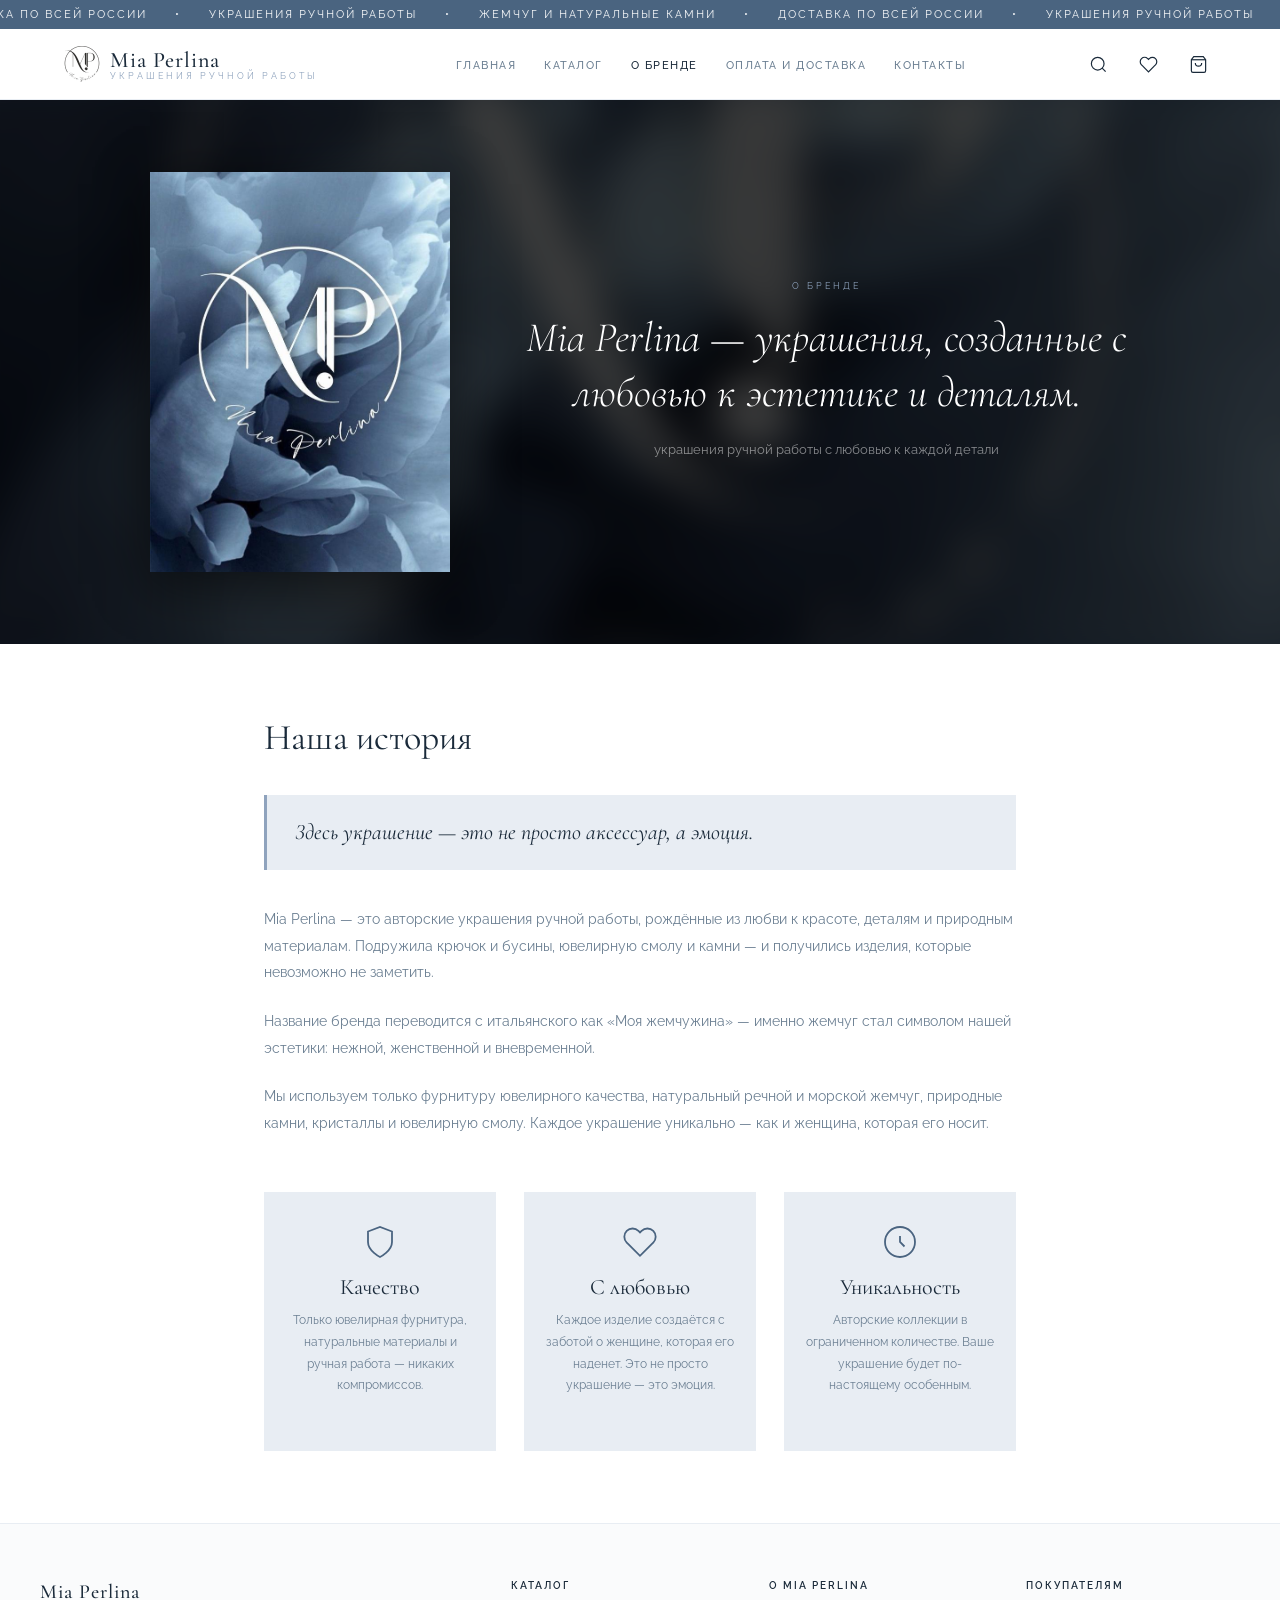
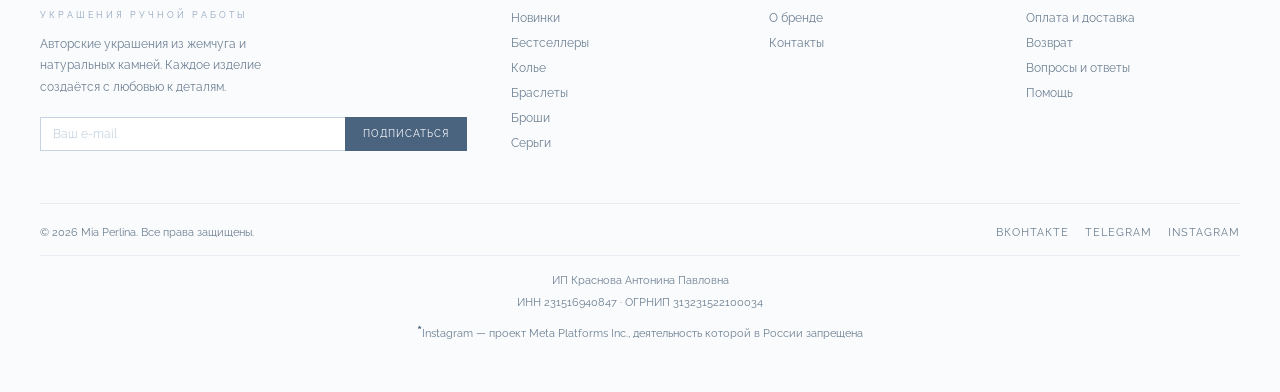
<file: about.html>
<!DOCTYPE html>
<html lang="ru">
<head>
<meta charset="UTF-8"><meta name="viewport" content="width=device-width, initial-scale=1.0">
<title>О бренде — Mia Perlina</title>
<link rel="preconnect" href="https://fonts.googleapis.com">
<link href="https://fonts.googleapis.com/css2?family=Cormorant+Garamond:ital,wght@0,300;0,400;0,500;1,300;1,400&family=Raleway:wght@300;400;500;600&display=swap" rel="stylesheet">
<link rel="stylesheet" href="css/style.css">
<style>
.brand-hero{position:relative;overflow:hidden;background:#0e1824}
.brand-hero-bg{position:absolute;inset:0;background:url('[data-uri]') center/cover no-repeat;filter:blur(20px) brightness(0.25);transform:scale(1.08);z-index:0}
.brand-hero-inner{position:relative;z-index:1;max-width:1100px;margin:0 auto;padding:72px 60px;display:grid;grid-template-columns:300px 1fr;gap:72px;align-items:center}
.brand-hero-img img{width:100%;aspect-ratio:3/4;object-fit:cover;display:block;box-shadow:0 12px 48px rgba(0,0,0,0.5)}
.brand-hero-text{text-align:center}
.brand-hero-tag{font-size:9px;letter-spacing:3px;text-transform:uppercase;color:#8fa3bd;margin-bottom:20px}
.brand-hero-title{font-family:'Cormorant Garamond',serif;font-size:42px;font-weight:300;color:#fff;line-height:1.3;margin-bottom:18px;font-style:italic}
.brand-hero-sub{font-size:13px;line-height:1.9;color:rgba(255,255,255,0.5)}
.about-content{max-width:800px;margin:0 auto;padding:72px 24px}
.about-content h2{font-family:'Cormorant Garamond',serif;font-size:36px;font-weight:400;color:var(--navy);margin-bottom:20px}
.about-content p{font-size:14px;line-height:1.9;color:var(--muted);margin-bottom:22px}
.quote-block{border-left:3px solid var(--ch);padding:20px 28px;margin:36px 0;background:var(--ch-pale)}
.quote-block p{font-family:'Cormorant Garamond',serif;font-size:22px;font-weight:400;font-style:italic;color:var(--navy);line-height:1.6;margin:0}
.values{display:grid;grid-template-columns:repeat(3,1fr);gap:28px;margin-top:56px}
.val{text-align:center;padding:32px 20px;background:var(--ch-pale)}
.val svg{margin:0 auto 14px;display:block;color:var(--ch-dark)}
.val h3{font-family:'Cormorant Garamond',serif;font-size:22px;font-weight:400;color:var(--navy);margin-bottom:10px}
.val p{font-size:12px;line-height:1.8;color:var(--muted)}
.socials-section{text-align:center;padding:56px 24px;background:var(--navy)}
.socials-section h3{font-family:'Cormorant Garamond',serif;font-size:28px;font-weight:300;color:#fff;margin-bottom:8px;font-style:italic}
.socials-section p{font-size:12px;letter-spacing:2px;text-transform:uppercase;color:var(--ch-light);margin-bottom:32px}
.soc-btns{display:flex;gap:16px;justify-content:center;flex-wrap:wrap}
.soc-btn{display:inline-flex;align-items:center;gap:10px;padding:13px 32px;border:1px solid rgba(255,255,255,0.35);color:#fff;font-size:11px;letter-spacing:2px;text-transform:uppercase;text-decoration:none;transition:all .3s;font-family:'Raleway',sans-serif}
.soc-btn:hover{background:rgba(255,255,255,0.1)}
@media(max-width:768px){
  .brand-hero-bg{display:block !important}
  .brand-hero-inner{grid-template-columns:1fr;padding:24px 20px 0;gap:0;background:transparent}
  .brand-hero-img{text-align:center}
  .brand-hero-img img{width:84%;margin:0 auto;display:block;aspect-ratio:3/4;max-height:none;box-shadow:0 6px 24px rgba(0,0,0,0.4)}
  .brand-hero-text{padding:28px 20px 36px}
  .brand-hero-title{font-size:22px;line-height:1.4}
  .brand-hero-sub{font-size:12px}
  .about-content{padding:40px 20px}
  .values{grid-template-columns:1fr}
}
</style>
</head>
<body>

<div class="ticker"><div class="tick-wrap" id="tickWrap">
  <span class="tick-item">Доставка по всей России</span><span class="tick-sep">•</span>
  <span class="tick-item">Украшения ручной работы</span><span class="tick-sep">•</span>
  <span class="tick-item">Жемчуг и натуральные камни</span><span class="tick-sep">•</span>
  <span class="tick-item">Доставка по всей России</span><span class="tick-sep">•</span>
  <span class="tick-item">Украшения ручной работы</span><span class="tick-sep">•</span>
  <span class="tick-item">Жемчуг и натуральные камни</span><span class="tick-sep">•</span>
</div></div>

<header style="position:sticky;top:0;z-index:100;background:#fff;border-bottom:1px solid var(--ch-pale)">
  <div class="hdr">
    <a href="index.html" class="logo-wrap" style="text-decoration:none">
      <img src="[data-uri]" alt="Mia Perlina" class="logo-img">
      <div><div class="logo-txt">Mia Perlina</div><div class="logo-sub">украшения ручной работы</div></div>
    </a>
    <nav>
      <a href="index.html">Главная</a>
      <a href="catalog.html">Каталог</a>
      <a href="about.html" class="on">О бренде</a>
      <a href="delivery.html">Оплата и доставка</a>
      <a href="contact.html">Контакты</a>
    </nav>
    <div class="hdr-icons">
      <div class="ico"><svg width="19" height="19" fill="none" stroke="currentColor" stroke-width="1.5" viewBox="0 0 24 24"><circle cx="11" cy="11" r="8"/><path d="m21 21-4.35-4.35"/></svg></div>
      <div class="ico"><svg width="19" height="19" fill="none" stroke="currentColor" stroke-width="1.5" viewBox="0 0 24 24"><path d="M20.84 4.61a5.5 5.5 0 0 0-7.78 0L12 5.67l-1.06-1.06a5.5 5.5 0 0 0-7.78 7.78l1.06 1.06L12 21.23l7.78-7.78 1.06-1.06a5.5 5.5 0 0 0 0-7.78z"/></svg></div>
      <a href="cart.html" class="ico" style="position:relative"><svg width="19" height="19" fill="none" stroke="currentColor" stroke-width="1.5" viewBox="0 0 24 24"><path d="M6 2L3 6v14a2 2 0 0 0 2 2h14a2 2 0 0 0 2-2V6l-3-4z"/><line x1="3" y1="6" x2="21" y2="6"/><path d="M16 10a4 4 0 0 1-8 0"/></svg><div class="badge" style="display:none">0</div></a>
      <button class="burger" id="burger" onclick="toggleMenu()" aria-label="Меню"><span></span><span></span><span></span></button>
    </div>
  </div>
  <div class="mobile-menu" id="mobileMenu">
    <a href="index.html">Главная</a>
    <a href="catalog.html">Каталог</a>
    <a href="about.html" class="on">О бренде</a>
    <a href="delivery.html">Оплата и доставка</a>
    <a href="contact.html">Контакты</a>
  </div>
</header>

<div class="brand-hero">
  <div class="brand-hero-bg"></div>
  <div class="brand-hero-inner">
    <div class="brand-hero-img">
      <img src="[data-uri]" alt="Mia Perlina">
    </div>
    <div class="brand-hero-text">
      <div class="brand-hero-tag">О бренде</div>
      <div class="brand-hero-title">Mia Perlina — украшения, созданные с любовью к эстетике и деталям.</div>
      <div class="brand-hero-sub">украшения ручной работы с любовью к каждой детали</div>
    </div>
  </div>
</div>

<div class="about-content">
  <h2>Наша история</h2>
  <div class="quote-block"><p>Здесь украшение — это не просто аксессуар, а эмоция.</p></div>
  <p>Mia Perlina — это авторские украшения ручной работы, рождённые из любви к красоте, деталям и природным материалам. Подружила крючок и бусины, ювелирную смолу и камни — и получились изделия, которые невозможно не заметить.</p>
  <p>Название бренда переводится с итальянского как «Моя жемчужина» — именно жемчуг стал символом нашей эстетики: нежной, женственной и вневременной.</p>
  <p>Мы используем только фурнитуру ювелирного качества, натуральный речной и морской жемчуг, природные камни, кристаллы и ювелирную смолу. Каждое украшение уникально — как и женщина, которая его носит.</p>
  <div class="values">
    <div class="val">
      <svg width="36" height="36" fill="none" stroke="currentColor" stroke-width="1.2" viewBox="0 0 24 24"><path d="M12 22s8-4 8-10V5l-8-3-8 3v7c0 6 8 10 8 10z"/></svg>
      <h3>Качество</h3>
      <p>Только ювелирная фурнитура, натуральные материалы и ручная работа — никаких компромиссов.</p>
    </div>
    <div class="val">
      <svg width="36" height="36" fill="none" stroke="currentColor" stroke-width="1.2" viewBox="0 0 24 24"><path d="M20.84 4.61a5.5 5.5 0 0 0-7.78 0L12 5.67l-1.06-1.06a5.5 5.5 0 0 0-7.78 7.78l1.06 1.06L12 21.23l7.78-7.78 1.06-1.06a5.5 5.5 0 0 0 0-7.78z"/></svg>
      <h3>С любовью</h3>
      <p>Каждое изделие создаётся с заботой о женщине, которая его наденет. Это не просто украшение — это эмоция.</p>
    </div>
    <div class="val">
      <svg width="36" height="36" fill="none" stroke="currentColor" stroke-width="1.2" viewBox="0 0 24 24"><circle cx="12" cy="12" r="10"/><path d="M12 8v4l3 3"/></svg>
      <h3>Уникальность</h3>
      <p>Авторские коллекции в ограниченном количестве. Ваше украшение будет по-настоящему особенным.</p>
    </div>
  </div>
</div>

<footer><div class="ft-in">
  <div class="ft-top">
    <div class="ft-brand">
      <span class="ft-brand-name">Mia Perlina</span>
      <span class="ft-brand-sub">украшения ручной работы</span>
      <p>Авторские украшения из жемчуга и натуральных камней. Каждое изделие создаётся с любовью к деталям.</p>
      <div class="sub-row">
        <input class="sub-in" type="email" placeholder="Ваш e-mail">
        <button class="sub-btn">Подписаться</button>
      </div>
    </div>
    <div class="ft-col">
      <h4>Каталог</h4>
      <ul>
        <li><a href="catalog.html">Новинки</a></li>
        <li><a href="catalog.html">Бестселлеры</a></li>
        <li><a href="catalog.html?cat=kole">Колье</a></li>
        <li><a href="catalog.html?cat=braslet">Браслеты</a></li>
        <li><a href="catalog.html?cat=brosh">Броши</a></li>
        <li><a href="catalog.html?cat=sergy">Серьги</a></li>
      </ul>
    </div>
    <div class="ft-col">
      <h4>О Mia Perlina</h4>
      <ul>
        <li><a href="about.html">О бренде</a></li>
        <li><a href="contact.html">Контакты</a></li>
      </ul>
    </div>
    <div class="ft-col">
      <h4>Покупателям</h4>
      <ul>
        <li><a href="delivery.html">Оплата и доставка</a></li>
        <li><a href="#">Возврат</a></li>
        <li><a href="faq.html">Вопросы и ответы</a></li>
        <li><a href="contact.html">Помощь</a></li>
      </ul>
    </div>
  </div>
  <div class="ft-bot">
    <div class="ft-copy">© 2026 Mia Perlina. Все права защищены.</div>
    <div class="socials">
      <a href="https://vk.com/miaperlina" target="_blank" class="soc">ВКонтакте</a>
      <a href="https://t.me/miaperlina" target="_blank" class="soc">Telegram</a>
      <a href="https://instagram.com/miaperlinajewelry" target="_blank" class="soc">Instagram</a>
    </div>
  </div>
  <div style="border-top:1px solid var(--ch-pale);margin-top:16px;padding-top:14px;text-align:center;font-size:11px;color:var(--muted);line-height:2;">
    ИП Краснова Антонина Павловна<br>
    ИНН 231516940847 · ОГРНИП 313231522100034
  </div>
  <div style="margin-top:6px;text-align:center;font-size:11px;color:var(--muted);line-height:1.6;padding-bottom:20px;">
    <span style="font-size:15px;font-weight:700;color:var(--ch-dark);">*</span>Instagram — проект Meta Platforms Inc., деятельность которой в России запрещена
  </div>
</div></footer>

<script src="js/cart.js"></script>
<script>
function toggleMenu(){
  document.getElementById('burger').classList.toggle('open');
  document.getElementById('mobileMenu').classList.toggle('open');
}
document.addEventListener('click',function(e){
  const b=document.getElementById('burger'),m=document.getElementById('mobileMenu');
  if(b&&m&&!b.contains(e.target)&&!m.contains(e.target)){b.classList.remove('open');m.classList.remove('open');}
});
</script>
<script>
(function(){
  var wrap = document.getElementById('tickWrap');
  if(!wrap) return;
  wrap.innerHTML += wrap.innerHTML;
  var fullW = wrap.scrollWidth / 2;
  var speed = window.innerWidth < 769 ? 60 : 60;
  var pos = 0, last = null;
  function step(ts){
    if(last) pos += (ts - last) / 1000 * speed;
    last = ts;
    if(pos >= fullW) pos -= fullW;
    wrap.style.transform = 'translateX(-' + pos + 'px)';
    requestAnimationFrame(step);
  }
  requestAnimationFrame(step);
})();
</script>
</body></html>
</file>
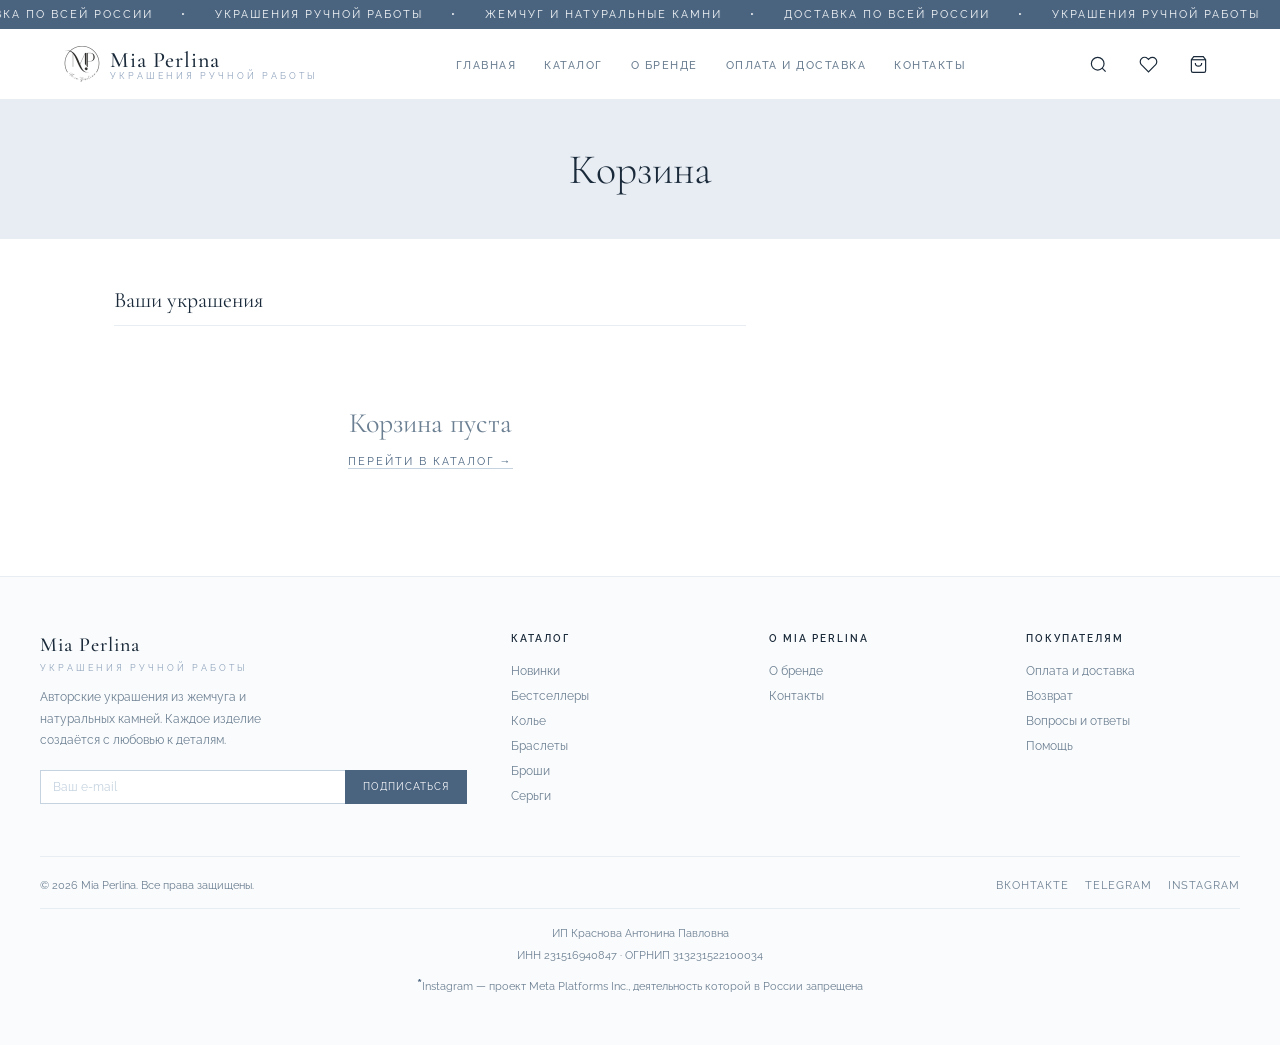
<file: cart.html>
<!DOCTYPE html>
<html lang="ru">
<head>
<meta charset="UTF-8"><meta name="viewport" content="width=device-width, initial-scale=1.0">
<title>Корзина — Mia Perlina</title>
<link rel="preconnect" href="https://fonts.googleapis.com">
<link href="https://fonts.googleapis.com/css2?family=Cormorant+Garamond:ital,wght@0,300;0,400;0,500;1,300;1,400&family=Raleway:wght@300;400;500;600&display=swap" rel="stylesheet">
<link rel="stylesheet" href="css/style.css">
<style>
.page-hero{background:var(--ch-pale);padding:44px 24px;text-align:center}
.page-hero-title{font-family:'Cormorant Garamond',serif;font-size:42px;font-weight:300;color:var(--navy)}
.cart-wrap{max-width:1100px;margin:0 auto;padding:48px 24px;display:grid;grid-template-columns:1fr 380px;gap:40px;align-items:start}
.cart-left h3{font-family:'Cormorant Garamond',serif;font-size:22px;font-weight:400;color:var(--navy);margin-bottom:20px;padding-bottom:12px;border-bottom:1px solid var(--ch-pale)}
.cart-item{display:grid;grid-template-columns:80px 1fr auto auto auto;gap:16px;align-items:center;padding:18px 0;border-bottom:1px solid var(--ch-pale)}
.ci-img{width:80px;height:80px;overflow:hidden;background:var(--ch-pale);flex-shrink:0}
.ci-img img{width:100%;height:100%;object-fit:contain;padding:6px}
.ci-name{font-family:'Cormorant Garamond',serif;font-size:17px;color:var(--navy);margin-bottom:6px;line-height:1.3}
.ci-price{font-size:13px;color:var(--muted)}
.ci-qty{display:flex;align-items:center;gap:0;border:1px solid var(--ch-light)}
.ci-qty button{width:32px;height:32px;background:none;border:none;cursor:pointer;font-size:18px;color:var(--navy);font-family:'Raleway',sans-serif;transition:background .2s}
.ci-qty button:hover{background:var(--ch-pale)}
.ci-qty span{width:32px;text-align:center;font-size:14px;color:var(--navy)}
.ci-total{font-size:15px;font-weight:500;color:var(--navy);min-width:80px;text-align:right}
.ci-del{background:none;border:none;cursor:pointer;color:var(--muted);font-size:14px;padding:4px;transition:color .2s}
.ci-del:hover{color:#c47a7a}
.cart-right{position:sticky;top:90px}
.cart-block{background:#fff;border:1px solid var(--ch-pale);padding:24px;margin-bottom:20px}
.cart-block h4{font-size:10px;letter-spacing:2px;text-transform:uppercase;color:var(--navy);margin-bottom:18px;font-weight:600}
.delivery-opt,.payment-opt{display:flex;align-items:center;gap:12px;padding:14px 16px;border:1px solid var(--ch-light);margin-bottom:10px;cursor:pointer;transition:all .2s;position:relative}
.delivery-opt:hover,.payment-opt:hover{border-color:var(--ch)}
.delivery-opt.selected,.payment-opt.selected{border-color:var(--ch-dark);background:var(--ch-pale)}
.delivery-opt.selected::after,.payment-opt.selected::after{content:'✓';position:absolute;right:14px;color:var(--ch-dark);font-size:14px}
.opt-icon{width:36px;height:36px;background:var(--ch-pale);border-radius:50%;display:flex;align-items:center;justify-content:center;flex-shrink:0}
.opt-name{font-size:13px;color:var(--navy);font-weight:500}
.opt-desc{font-size:11px;color:var(--muted);margin-top:2px}
.opt-price{font-size:12px;color:var(--ch-dark);margin-left:auto;margin-right:28px;font-weight:500}
.payment-logo{font-size:13px;font-weight:600;color:var(--navy)}
.payment-sub{font-size:11px;color:var(--muted)}
.soon-badge{font-size:9px;background:var(--ch-pale);color:var(--ch-dark);padding:2px 7px;letter-spacing:1px;text-transform:uppercase;margin-left:auto;margin-right:28px}
.summary-row{display:flex;justify-content:space-between;font-size:13px;color:var(--muted);margin-bottom:10px}
.summary-total{display:flex;justify-content:space-between;font-size:17px;color:var(--navy);font-weight:500;padding-top:14px;border-top:1px solid var(--ch-pale);margin-top:4px}
.checkout-btn{width:100%;padding:16px;background:var(--ch-dark);color:#fff;font-size:11px;letter-spacing:2px;text-transform:uppercase;border:none;cursor:pointer;font-family:'Raleway',sans-serif;transition:background .3s;margin-top:16px}
.checkout-btn:hover{background:var(--navy)}
@media(max-width:900px){
  .cart-wrap{grid-template-columns:1fr}
  .cart-right{position:static}
}
@media(max-width:600px){
  .cart-item{grid-template-columns:60px 1fr auto;grid-template-rows:auto auto}
  .ci-total{display:none}
  .ci-del{grid-column:3;grid-row:1}
  .ci-qty{grid-column:2;grid-row:2}
}
</style>
</head>
<body>

<div class="ticker"><div class="tick-wrap" id="tickWrap">
  <span class="tick-item">Доставка по всей России</span><span class="tick-sep">•</span>
  <span class="tick-item">Украшения ручной работы</span><span class="tick-sep">•</span>
  <span class="tick-item">Жемчуг и натуральные камни</span><span class="tick-sep">•</span>
  <span class="tick-item">Доставка по всей России</span><span class="tick-sep">•</span>
  <span class="tick-item">Украшения ручной работы</span><span class="tick-sep">•</span>
  <span class="tick-item">Жемчуг и натуральные камни</span><span class="tick-sep">•</span>
</div></div>

<header style="position:sticky;top:0;z-index:100;background:#fff;border-bottom:1px solid var(--ch-pale)">
  <div class="hdr">
    <a href="index.html" class="logo-wrap" style="text-decoration:none">
      <img src="[data-uri]" alt="Mia Perlina" class="logo-img">
      <div><div class="logo-txt">Mia Perlina</div><div class="logo-sub">украшения ручной работы</div></div>
    </a>
    <nav>
      <a href="index.html">Главная</a>
      <a href="catalog.html">Каталог</a>
      <a href="about.html">О бренде</a>
      <a href="delivery.html">Оплата и доставка</a>
      <a href="contact.html">Контакты</a>
    </nav>
    <div class="hdr-icons">
      <div class="ico"><svg width="19" height="19" fill="none" stroke="currentColor" stroke-width="1.5" viewBox="0 0 24 24"><circle cx="11" cy="11" r="8"/><path d="m21 21-4.35-4.35"/></svg></div>
      <div class="ico"><svg width="19" height="19" fill="none" stroke="currentColor" stroke-width="1.5" viewBox="0 0 24 24"><path d="M20.84 4.61a5.5 5.5 0 0 0-7.78 0L12 5.67l-1.06-1.06a5.5 5.5 0 0 0-7.78 7.78l1.06 1.06L12 21.23l7.78-7.78 1.06-1.06a5.5 5.5 0 0 0 0-7.78z"/></svg></div>
      <a href="cart.html" class="ico" style="position:relative">
        <svg width="19" height="19" fill="none" stroke="currentColor" stroke-width="1.5" viewBox="0 0 24 24"><path d="M6 2L3 6v14a2 2 0 0 0 2 2h14a2 2 0 0 0 2-2V6l-3-4z"/><line x1="3" y1="6" x2="21" y2="6"/><path d="M16 10a4 4 0 0 1-8 0"/></svg>
        <div class="badge" style="display:none">0</div>
      </a>
      <button class="burger" id="burger" onclick="toggleMenu()" aria-label="Меню"><span></span><span></span><span></span></button>
    </div>
  </div>
  <div class="mobile-menu" id="mobileMenu">
    <a href="index.html">Главная</a>
    <a href="catalog.html">Каталог</a>
    <a href="about.html">О бренде</a>
    <a href="delivery.html">Оплата и доставка</a>
    <a href="contact.html">Контакты</a>
  </div>
</header>

<div class="page-hero"><div class="page-hero-title">Корзина</div></div>

<div class="cart-wrap">
  <div class="cart-left">
    <h3>Ваши украшения</h3>
    <div id="cart-items"></div>
  </div>

  <div class="cart-right" id="cart-summary" style="display:none">

    <!-- Доставка -->
    <div class="cart-block">
      <h4>Способ доставки</h4>
      <div class="delivery-opt" data-name="Курьер по Краснодару" data-price="0" onclick="selectDelivery(this)">
        <div class="opt-icon">
          <svg width="18" height="18" fill="none" stroke="#4a6480" stroke-width="1.5" viewBox="0 0 24 24"><path d="M3 9l9-7 9 7v11a2 2 0 0 1-2 2H5a2 2 0 0 1-2-2z"/><polyline points="9 22 9 12 15 12 15 22"/></svg>
        </div>
        <div><div class="opt-name">Курьер по г. Краснодару</div><div class="opt-desc">По тарифам Яндекса</div></div>
      </div>
      <div class="delivery-opt" data-name="СДЭК / Яндекс доставка" data-price="400" onclick="selectDelivery(this)">
        <div class="opt-icon">
          <svg width="18" height="18" fill="none" stroke="#4a6480" stroke-width="1.5" viewBox="0 0 24 24"><rect x="1" y="3" width="15" height="13"/><polygon points="16 8 20 8 23 11 23 16 16 16 16 8"/><circle cx="5.5" cy="18.5" r="2.5"/><circle cx="18.5" cy="18.5" r="2.5"/></svg>
        </div>
        <div><div class="opt-name">СДЭК / Яндекс доставка</div><div class="opt-desc">Любой город России — 400 ₽</div></div>
      </div>
    </div>

    <!-- Оплата -->
    <div class="cart-block">
      <h4>Способ оплаты</h4>
      <div class="payment-opt" onclick="selectPayment(this)">
        <div class="opt-icon">
          <svg width="18" height="18" fill="none" stroke="#4a6480" stroke-width="1.5" viewBox="0 0 24 24"><rect x="1" y="4" width="22" height="16" rx="2"/><line x1="1" y1="10" x2="23" y2="10"/></svg>
        </div>
        <div><div class="payment-logo">ЮКасса</div><div class="payment-sub">Карта, Apple Pay, Google Pay</div></div>
        <div class="soon-badge">Скоро</div>
      </div>
      <div class="payment-opt" onclick="selectPayment(this)">
        <div class="opt-icon">
          <svg width="18" height="18" fill="none" stroke="#4a6480" stroke-width="1.5" viewBox="0 0 24 24"><path d="M12 2L2 7l10 5 10-5-10-5z"/><path d="M2 17l10 5 10-5"/><path d="M2 12l10 5 10-5"/></svg>
        </div>
        <div><div class="payment-logo">СБП</div><div class="payment-sub">Система быстрых платежей</div></div>
        <div class="soon-badge">Скоро</div>
      </div>
      <div class="payment-opt" onclick="selectPayment(this)">
        <div class="opt-icon">
          <svg width="18" height="18" fill="none" stroke="#4a6480" stroke-width="1.5" viewBox="0 0 24 24"><path d="M21 15a2 2 0 0 1-2 2H7l-4 4V5a2 2 0 0 1 2-2h14a2 2 0 0 1 2 2z"/></svg>
        </div>
        <div><div class="payment-logo">По договорённости</div><div class="payment-sub">Свяжитесь с нами в Telegram</div></div>
      </div>
    </div>

    <!-- Итого -->
    <div class="cart-block">
      <h4>Итого</h4>
      <div class="summary-row"><span>Товары</span><span id="subtotal">0 ₽</span></div>
      <div class="summary-row"><span>Доставка</span><span id="delivery-cost">—</span></div>
      <div class="summary-total"><span>К оплате</span><span id="total">0 ₽</span></div>
      <button class="checkout-btn" onclick="alert('Оплата будет доступна после подключения платёжной системы. Для оформления заказа напишите нам в Telegram: @miaperlina')">
        Оформить заказ
      </button>
      <div style="text-align:center;margin-top:12px;font-size:11px;color:var(--muted)">
        Или напишите нам в <a href="https://t.me/miaperlina" target="_blank" style="color:var(--ch-dark)">Telegram</a>
      </div>
    </div>

  </div>
</div>

<footer><div class="ft-in">
  <div class="ft-top">
    <div class="ft-brand">
      <span class="ft-brand-name">Mia Perlina</span>
      <span class="ft-brand-sub">украшения ручной работы</span>
      <p>Авторские украшения из жемчуга и натуральных камней. Каждое изделие создаётся с любовью к деталям.</p>
      <div class="sub-row">
        <input class="sub-in" type="email" placeholder="Ваш e-mail">
        <button class="sub-btn">Подписаться</button>
      </div>
    </div>
    <div class="ft-col">
      <h4>Каталог</h4>
      <ul>
        <li><a href="catalog.html">Новинки</a></li>
        <li><a href="catalog.html">Бестселлеры</a></li>
        <li><a href="catalog.html?cat=kole">Колье</a></li>
        <li><a href="catalog.html?cat=braslet">Браслеты</a></li>
        <li><a href="catalog.html?cat=brosh">Броши</a></li>
        <li><a href="catalog.html?cat=sergy">Серьги</a></li>
      </ul>
    </div>
    <div class="ft-col">
      <h4>О Mia Perlina</h4>
      <ul>
        <li><a href="about.html">О бренде</a></li>
        <li><a href="contact.html">Контакты</a></li>
      </ul>
    </div>
    <div class="ft-col">
      <h4>Покупателям</h4>
      <ul>
        <li><a href="delivery.html">Оплата и доставка</a></li>
        <li><a href="#">Возврат</a></li>
        <li><a href="faq.html">Вопросы и ответы</a></li>
        <li><a href="contact.html">Помощь</a></li>
      </ul>
    </div>
  </div>
  <div class="ft-bot">
    <div class="ft-copy">© 2026 Mia Perlina. Все права защищены.</div>
    <div class="socials">
      <a href="https://vk.com/miaperlina" target="_blank" class="soc">ВКонтакте</a>
      <a href="https://t.me/miaperlina" target="_blank" class="soc">Telegram</a>
      <a href="https://instagram.com/miaperlinajewelry" target="_blank" class="soc">Instagram</a>
    </div>
  </div>
  <div style="border-top:1px solid var(--ch-pale);margin-top:16px;padding-top:14px;text-align:center;font-size:11px;color:var(--muted);line-height:2;">
    ИП Краснова Антонина Павловна<br>
    ИНН 231516940847 · ОГРНИП 313231522100034
  </div>
  <div style="margin-top:6px;text-align:center;font-size:11px;color:var(--muted);line-height:1.6;padding-bottom:20px;">
    <span style="font-size:15px;font-weight:700;color:var(--ch-dark);">*</span>Instagram — проект Meta Platforms Inc., деятельность которой в России запрещена
  </div>
</div></footer>

<script src="js/cart.js"></script>
<script>
function toggleMenu(){
  document.getElementById('burger').classList.toggle('open');
  document.getElementById('mobileMenu').classList.toggle('open');
}
document.addEventListener('click',function(e){
  const b=document.getElementById('burger'),m=document.getElementById('mobileMenu');
  if(b&&m&&!b.contains(e.target)&&!m.contains(e.target)){b.classList.remove('open');m.classList.remove('open');}
});
</script>
<script>
(function(){
  var wrap = document.getElementById('tickWrap');
  if(!wrap) return;
  wrap.innerHTML += wrap.innerHTML;
  var fullW = wrap.scrollWidth / 2;
  var speed = window.innerWidth < 769 ? 60 : 60;
  var pos = 0, last = null;
  function step(ts){
    if(last) pos += (ts - last) / 1000 * speed;
    last = ts;
    if(pos >= fullW) pos -= fullW;
    wrap.style.transform = 'translateX(-' + pos + 'px)';
    requestAnimationFrame(step);
  }
  requestAnimationFrame(step);
})();
</script>
</body></html>
</file>
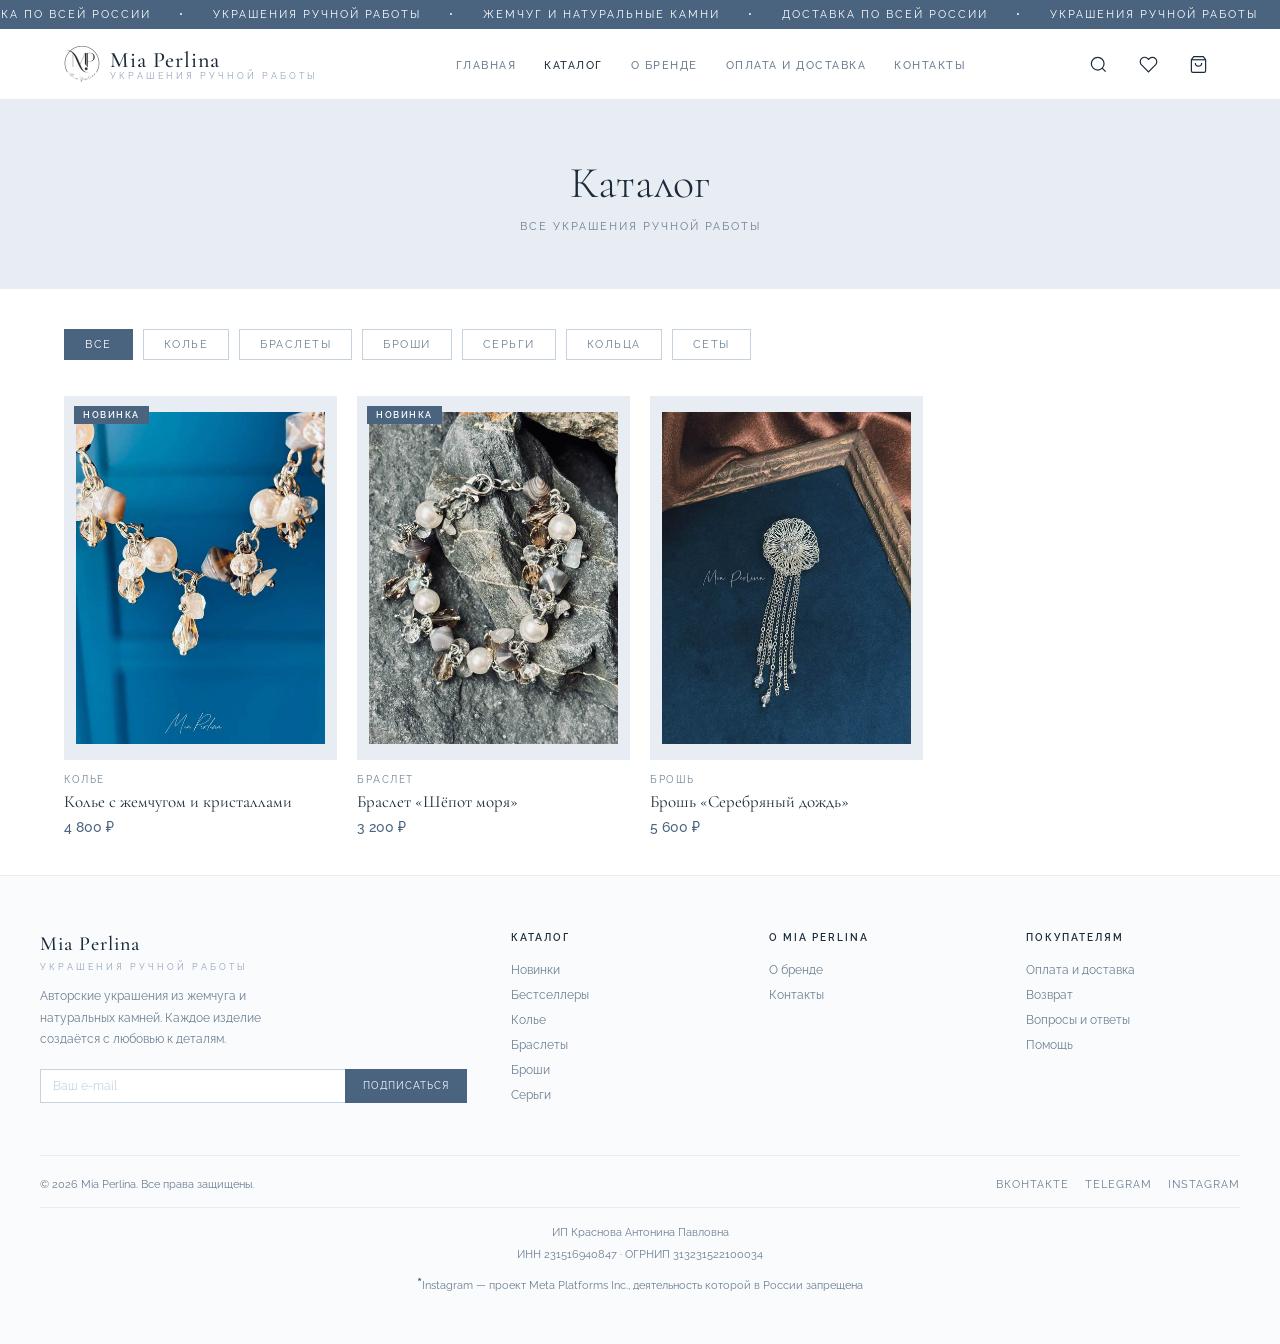
<file: catalog.html>
<!DOCTYPE html>
<html lang="ru"><head>
<meta charset="UTF-8"><meta name="viewport" content="width=device-width, initial-scale=1.0">
<title>Каталог — Mia Perlina</title>
<link rel="preconnect" href="https://fonts.googleapis.com">
<link href="https://fonts.googleapis.com/css2?family=Cormorant+Garamond:ital,wght@0,300;0,400;0,500;1,300;1,400&family=Raleway:wght@300;400;500;600&display=swap" rel="stylesheet">
<link rel="stylesheet" href="css/style.css">
<style>
.page-hero{background:var(--ch-pale);padding:56px 24px;text-align:center}
.page-hero-title{font-family:'Cormorant Garamond',serif;font-size:44px;font-weight:300;color:var(--navy);margin-bottom:10px}
.page-hero-sub{font-size:11px;letter-spacing:2px;text-transform:uppercase;color:var(--muted)}
.catalog-wrap{max-width:1200px;margin:0 auto;padding:40px 24px}
.filters{display:flex;gap:10px;flex-wrap:wrap;margin-bottom:36px}
.filter-btn{padding:8px 20px;border:1px solid var(--ch-light);font-size:11px;letter-spacing:1.5px;text-transform:uppercase;color:var(--muted);cursor:pointer;transition:all .2s;background:#fff;font-family:'Raleway',sans-serif}
.filter-btn.on,.filter-btn:hover{background:var(--ch-dark);color:#fff;border-color:var(--ch-dark)}
.catalog-grid{display:grid;grid-template-columns:repeat(4,1fr);gap:20px}
.pcard-wrap.hidden{display:none}
@media(max-width:768px){.catalog-grid{grid-template-columns:repeat(2,1fr)}}
</style>
</head><body>
<div class="ticker"><div class="tick-wrap" id="tickWrap">
  <span class="tick-item">Доставка по всей России</span><span class="tick-sep">•</span>
  <span class="tick-item">Украшения ручной работы</span><span class="tick-sep">•</span>
  <span class="tick-item">Жемчуг и натуральные камни</span><span class="tick-sep">•</span>
  <span class="tick-item">Доставка по всей России</span><span class="tick-sep">•</span>
  <span class="tick-item">Украшения ручной работы</span><span class="tick-sep">•</span>
  <span class="tick-item">Жемчуг и натуральные камни</span><span class="tick-sep">•</span>
</div></div>
<header style="position:sticky;top:0;z-index:100;background:#fff;border-bottom:1px solid var(--ch-pale)">
  <div class="hdr">
    <a href="index.html" class="logo-wrap" style="text-decoration:none">
      <img src="[data-uri]" alt="Mia Perlina" class="logo-img">
      <div><div class="logo-txt">Mia Perlina</div><div class="logo-sub">украшения ручной работы</div></div>
    </a>
    <nav><a href="index.html" class="">Главная</a>
<a href="catalog.html" class="on">Каталог</a>
<a href="about.html" class="">О бренде</a>
<a href="delivery.html" class="">Оплата и доставка</a>
<a href="contact.html" class="">Контакты</a></nav>
    <div class="hdr-icons">
      <div class="ico"><svg width="19" height="19" fill="none" stroke="currentColor" stroke-width="1.5" viewBox="0 0 24 24"><circle cx="11" cy="11" r="8"/><path d="m21 21-4.35-4.35"/></svg></div>
      <div class="ico"><svg width="19" height="19" fill="none" stroke="currentColor" stroke-width="1.5" viewBox="0 0 24 24"><path d="M20.84 4.61a5.5 5.5 0 0 0-7.78 0L12 5.67l-1.06-1.06a5.5 5.5 0 0 0-7.78 7.78l1.06 1.06L12 21.23l7.78-7.78 1.06-1.06a5.5 5.5 0 0 0 0-7.78z"/></svg></div>
      <a href="cart.html" class="ico" style="position:relative"><svg width="19" height="19" fill="none" stroke="currentColor" stroke-width="1.5" viewBox="0 0 24 24"><path d="M6 2L3 6v14a2 2 0 0 0 2 2h14a2 2 0 0 0 2-2V6l-3-4z"/><line x1="3" y1="6" x2="21" y2="6"/><path d="M16 10a4 4 0 0 1-8 0"/></svg><div class="badge" style="display:none">0</div></a>
      <button class="burger" id="burger" onclick="toggleMenu()" aria-label="Меню">
        <span></span><span></span><span></span>
      </button>
    </div>
  </div>
  <div class="mobile-menu" id="mobileMenu"><a href="index.html" class="">Главная</a>
<a href="catalog.html" class="on">Каталог</a>
<a href="about.html" class="">О бренде</a>
<a href="delivery.html" class="">Оплата и доставка</a>
<a href="contact.html" class="">Контакты</a></div>
</header>
<div class="page-hero">
  <div class="page-hero-title">Каталог</div>
  <div class="page-hero-sub">Все украшения ручной работы</div>
</div>
<div class="catalog-wrap">
  <div class="filters">
    <button class="filter-btn on" onclick="setFilter('all',this)">Все</button>
    <button class="filter-btn" onclick="setFilter('kole',this)">Колье</button>
    <button class="filter-btn" onclick="setFilter('braslet',this)">Браслеты</button>
    <button class="filter-btn" onclick="setFilter('brosh',this)">Броши</button>
    <button class="filter-btn" onclick="setFilter('sergy',this)">Серьги</button>
    <button class="filter-btn" onclick="setFilter('kolco',this)">Кольца</button>
    <button class="filter-btn" onclick="setFilter('set',this)">Сеты</button>
  </div>
  <div class="catalog-grid">
    <div class="pcard-wrap" data-cat="kole">
      <a href="product-necklace.html" class="pcard">
        <div class="pimg"><img src="[data-uri]" alt="Колье с жемчугом"><div class="pbadge bnew">Новинка</div><div class="pwish" onclick="event.preventDefault()"><svg width="13" height="13" fill="none" stroke="#4a6480" stroke-width="1.5" viewBox="0 0 24 24"><path d="M20.84 4.61a5.5 5.5 0 0 0-7.78 0L12 5.67l-1.06-1.06a5.5 5.5 0 0 0-7.78 7.78l1.06 1.06L12 21.23l7.78-7.78 1.06-1.06a5.5 5.5 0 0 0 0-7.78z"/></svg></div></div>
        <div class="ptype">Колье</div><div class="pname">Колье с жемчугом и кристаллами</div><div class="pprice">4 800 ₽</div>
      </a>
    </div>
    <div class="pcard-wrap" data-cat="braslet">
      <a href="product-bracelet.html" class="pcard">
        <div class="pimg"><img src="[data-uri]" alt="Браслет Шёпот моря"><div class="pbadge bnew">Новинка</div><div class="pwish" onclick="event.preventDefault()"><svg width="13" height="13" fill="none" stroke="#4a6480" stroke-width="1.5" viewBox="0 0 24 24"><path d="M20.84 4.61a5.5 5.5 0 0 0-7.78 0L12 5.67l-1.06-1.06a5.5 5.5 0 0 0-7.78 7.78l1.06 1.06L12 21.23l7.78-7.78 1.06-1.06a5.5 5.5 0 0 0 0-7.78z"/></svg></div></div>
        <div class="ptype">Браслет</div><div class="pname">Браслет «Шёпот моря»</div><div class="pprice">3 200 ₽</div>
      </a>
    </div>
    <div class="pcard-wrap" data-cat="brosh">
      <a href="product-brooch.html" class="pcard">
        <div class="pimg"><img src="[data-uri]" alt="Брошь Серебряный дождь"><div class="pwish" onclick="event.preventDefault()"><svg width="13" height="13" fill="none" stroke="#4a6480" stroke-width="1.5" viewBox="0 0 24 24"><path d="M20.84 4.61a5.5 5.5 0 0 0-7.78 0L12 5.67l-1.06-1.06a5.5 5.5 0 0 0-7.78 7.78l1.06 1.06L12 21.23l7.78-7.78 1.06-1.06a5.5 5.5 0 0 0 0-7.78z"/></svg></div></div>
        <div class="ptype">Брошь</div><div class="pname">Брошь «Серебряный дождь»</div><div class="pprice">5 600 ₽</div>
      </a>
    </div>
  </div>
</div>
<footer><div class="ft-in">
  <div class="ft-top">
    <div class="ft-brand">
      <span class="ft-brand-name">Mia Perlina</span>
      <span class="ft-brand-sub">украшения ручной работы</span>
      <p>Авторские украшения из жемчуга и натуральных камней. Каждое изделие создаётся с любовью к деталям.</p>
      <div class="sub-row">
        <input class="sub-in" type="email" placeholder="Ваш e-mail">
        <button class="sub-btn">Подписаться</button>
      </div>
    </div>
    <div class="ft-col">
      <h4>Каталог</h4>
      <ul>
        <li><a href="catalog.html">Новинки</a></li>
        <li><a href="catalog.html">Бестселлеры</a></li>
        <li><a href="catalog.html?cat=kole">Колье</a></li>
        <li><a href="catalog.html?cat=braslet">Браслеты</a></li>
        <li><a href="catalog.html?cat=brosh">Броши</a></li>
        <li><a href="catalog.html?cat=sergy">Серьги</a></li>
      </ul>
    </div>
    <div class="ft-col">
      <h4>О Mia Perlina</h4>
      <ul>
        <li><a href="about.html">О бренде</a></li>
        <li><a href="contact.html">Контакты</a></li>
      </ul>
    </div>
    <div class="ft-col">
      <h4>Покупателям</h4>
      <ul>
        <li><a href="delivery.html">Оплата и доставка</a></li>
        <li><a href="#">Возврат</a></li>
        <li><a href="faq.html">Вопросы и ответы</a></li>
        <li><a href="contact.html">Помощь</a></li>
      </ul>
    </div>
  </div>
  <div class="ft-bot">
    <div class="ft-copy">© 2026 Mia Perlina. Все права защищены.</div>
    <div class="socials">
      <a href="https://vk.com/miaperlina" target="_blank" class="soc">ВКонтакте</a>
      <a href="https://t.me/miaperlina" target="_blank" class="soc">Telegram</a>
      <a href="https://instagram.com/miaperlinajewelry" target="_blank" class="soc">Instagram</a>
    </div>
  </div>
  <div style="border-top:1px solid var(--ch-pale);margin-top:16px;padding-top:14px;text-align:center;font-size:11px;color:var(--muted);line-height:2;">
    ИП Краснова Антонина Павловна<br>
    ИНН 231516940847 · ОГРНИП 313231522100034
  </div>
  <div style="margin-top:6px;text-align:center;font-size:11px;color:var(--muted);line-height:1.6;padding-bottom:20px;">
    <span style="font-size:15px;font-weight:700;color:var(--ch-dark);">*</span>Instagram — проект Meta Platforms Inc., деятельность которой в России запрещена
  </div>
</div></footer>
<script>
function setFilter(cat, el) {
  document.querySelectorAll('.filter-btn').forEach(b => b.classList.remove('on'));
  el.classList.add('on');
  document.querySelectorAll('.pcard-wrap').forEach(w => {
    w.classList.toggle('hidden', cat !== 'all' && w.dataset.cat !== cat);
  });
}
// URL param filter on load
const p = new URLSearchParams(location.search).get('cat');
if (p) {
  const btn = [...document.querySelectorAll('.filter-btn')].find(b => b.getAttribute('onclick').includes(p));
  if (btn) setFilter(p, btn);
}
</script>

<script>
function toggleMenu() {
  const burger = document.getElementById('burger');
  const menu = document.getElementById('mobileMenu');
  burger.classList.toggle('open');
  menu.classList.toggle('open');
}
// Close menu on outside click
document.addEventListener('click', function(e) {
  const burger = document.getElementById('burger');
  const menu = document.getElementById('mobileMenu');
  if (burger && menu && !burger.contains(e.target) && !menu.contains(e.target)) {
    burger.classList.remove('open');
    menu.classList.remove('open');
  }
});
</script>

<script src="js/cart.js"></script>
<script>
(function(){
  var wrap = document.getElementById('tickWrap');
  if(!wrap) return;
  wrap.innerHTML += wrap.innerHTML;
  var fullW = wrap.scrollWidth / 2;
  var speed = window.innerWidth < 769 ? 60 : 60;
  var pos = 0, last = null;
  function step(ts){
    if(last) pos += (ts - last) / 1000 * speed;
    last = ts;
    if(pos >= fullW) pos -= fullW;
    wrap.style.transform = 'translateX(-' + pos + 'px)';
    requestAnimationFrame(step);
  }
  requestAnimationFrame(step);
})();
</script>
</body></html>
</file>
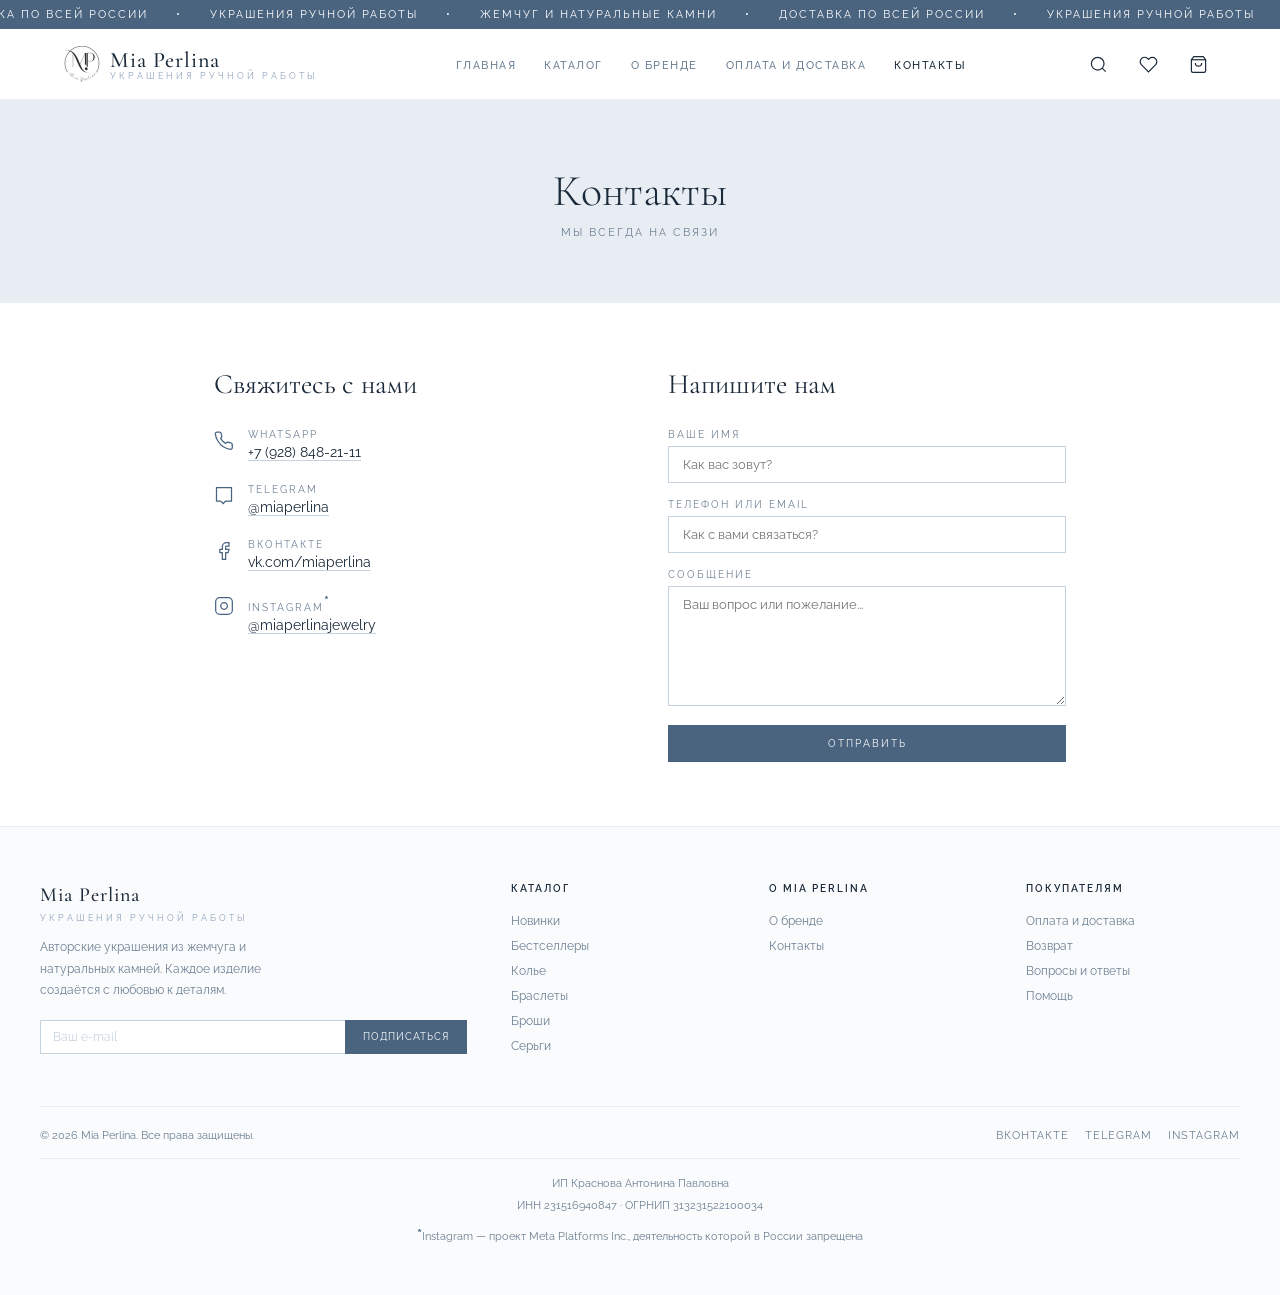
<file: contact.html>
<!DOCTYPE html>
<html lang="ru">
<head>
<meta charset="UTF-8"><meta name="viewport" content="width=device-width, initial-scale=1.0">
<title>Контакты — Mia Perlina</title>
<link rel="preconnect" href="https://fonts.googleapis.com">
<link href="https://fonts.googleapis.com/css2?family=Cormorant+Garamond:ital,wght@0,300;0,400;0,500;1,300;1,400&family=Raleway:wght@300;400;500;600&display=swap" rel="stylesheet">
<link rel="stylesheet" href="css/style.css">
<style>
.page-hero{background:var(--ch-pale);padding:64px 24px;text-align:center}
.page-hero-title{font-family:'Cormorant Garamond',serif;font-size:44px;font-weight:300;color:var(--navy)}
.page-hero-sub{font-size:11px;letter-spacing:2px;text-transform:uppercase;color:var(--muted);margin-top:8px}
.contact-wrap{max-width:900px;margin:0 auto;padding:64px 24px;display:grid;grid-template-columns:1fr 1fr;gap:56px}
.contact-info h3{font-family:'Cormorant Garamond',serif;font-size:28px;font-weight:400;color:var(--navy);margin-bottom:28px}
.contact-item{display:flex;gap:14px;align-items:flex-start;margin-bottom:24px}
.contact-item svg{flex-shrink:0;margin-top:2px;color:var(--ch-dark)}
.contact-item-label{font-size:10px;letter-spacing:2px;text-transform:uppercase;color:var(--muted);margin-bottom:4px}
.contact-item-val{font-size:14px;color:var(--navy)}
.contact-item-val a{color:var(--navy);text-decoration:none;border-bottom:1px solid var(--ch-light);transition:color .2s}
.contact-item-val a:hover{color:var(--ch-dark);border-bottom-color:var(--ch)}
.contact-form h3{font-family:'Cormorant Garamond',serif;font-size:28px;font-weight:400;color:var(--navy);margin-bottom:28px}
.form-group{margin-bottom:16px}
.form-group label{display:block;font-size:10px;letter-spacing:2px;text-transform:uppercase;color:var(--muted);margin-bottom:6px}
.form-group input,.form-group textarea{width:100%;padding:10px 14px;border:1px solid var(--ch-light);font-size:13px;font-family:'Raleway',sans-serif;outline:none;background:#fff;color:var(--text);transition:border-color .2s}
.form-group input:focus,.form-group textarea:focus{border-color:var(--ch)}
.form-group textarea{height:120px;resize:vertical}
@media(max-width:768px){.contact-wrap{grid-template-columns:1fr;gap:36px;padding:40px 20px}}
</style>
</head>
<body>

<div class="ticker"><div class="tick-wrap" id="tickWrap">
  <span class="tick-item">Доставка по всей России</span><span class="tick-sep">•</span>
  <span class="tick-item">Украшения ручной работы</span><span class="tick-sep">•</span>
  <span class="tick-item">Жемчуг и натуральные камни</span><span class="tick-sep">•</span>
  <span class="tick-item">Доставка по всей России</span><span class="tick-sep">•</span>
  <span class="tick-item">Украшения ручной работы</span><span class="tick-sep">•</span>
  <span class="tick-item">Жемчуг и натуральные камни</span><span class="tick-sep">•</span>
</div></div>

<header style="position:sticky;top:0;z-index:100;background:#fff;border-bottom:1px solid var(--ch-pale)">
  <div class="hdr">
    <a href="index.html" class="logo-wrap" style="text-decoration:none">
      <img src="[data-uri]" alt="Mia Perlina" class="logo-img">
      <div><div class="logo-txt">Mia Perlina</div><div class="logo-sub">украшения ручной работы</div></div>
    </a>
    <nav>
      <a href="index.html">Главная</a>
      <a href="catalog.html">Каталог</a>
      <a href="about.html">О бренде</a>
      <a href="delivery.html">Оплата и доставка</a>
      <a href="contact.html" class="on">Контакты</a>
    </nav>
    <div class="hdr-icons">
      <div class="ico"><svg width="19" height="19" fill="none" stroke="currentColor" stroke-width="1.5" viewBox="0 0 24 24"><circle cx="11" cy="11" r="8"/><path d="m21 21-4.35-4.35"/></svg></div>
      <div class="ico"><svg width="19" height="19" fill="none" stroke="currentColor" stroke-width="1.5" viewBox="0 0 24 24"><path d="M20.84 4.61a5.5 5.5 0 0 0-7.78 0L12 5.67l-1.06-1.06a5.5 5.5 0 0 0-7.78 7.78l1.06 1.06L12 21.23l7.78-7.78 1.06-1.06a5.5 5.5 0 0 0 0-7.78z"/></svg></div>
      <a href="cart.html" class="ico" style="position:relative"><svg width="19" height="19" fill="none" stroke="currentColor" stroke-width="1.5" viewBox="0 0 24 24"><path d="M6 2L3 6v14a2 2 0 0 0 2 2h14a2 2 0 0 0 2-2V6l-3-4z"/><line x1="3" y1="6" x2="21" y2="6"/><path d="M16 10a4 4 0 0 1-8 0"/></svg><div class="badge" style="display:none">0</div></a>
      <button class="burger" id="burger" onclick="toggleMenu()" aria-label="Меню"><span></span><span></span><span></span></button>
    </div>
  </div>
  <div class="mobile-menu" id="mobileMenu">
    <a href="index.html">Главная</a>
    <a href="catalog.html">Каталог</a>
    <a href="about.html">О бренде</a>
    <a href="delivery.html">Оплата и доставка</a>
    <a href="contact.html" class="on">Контакты</a>
  </div>
</header>

<div class="page-hero">
  <div class="page-hero-title">Контакты</div>
  <div class="page-hero-sub">Мы всегда на связи</div>
</div>

<div class="contact-wrap">
  <div class="contact-info">
    <h3>Свяжитесь с нами</h3>

    <div class="contact-item">
      <svg width="20" height="20" fill="none" stroke="currentColor" stroke-width="1.5" viewBox="0 0 24 24"><path d="M22 16.92v3a2 2 0 0 1-2.18 2 19.79 19.79 0 0 1-8.63-3.07A19.5 19.5 0 0 1 4.69 12 19.79 19.79 0 0 1 1.61 3.4 2 2 0 0 1 3.6 1.21h3a2 2 0 0 1 2 1.72c.127.96.361 1.903.7 2.81a2 2 0 0 1-.45 2.11L7.91 8.85a16 16 0 0 0 6 6l.95-.95a2 2 0 0 1 2.11-.45c.907.339 1.85.573 2.81.7A2 2 0 0 1 21.73 16.92z"/></svg>
      <div>
        <div class="contact-item-label">WhatsApp</div>
        <div class="contact-item-val"><a href="https://wa.me/79288482111" target="_blank">+7 (928) 848-21-11</a></div>
      </div>
    </div>

    <div class="contact-item">
      <svg width="20" height="20" fill="none" stroke="currentColor" stroke-width="1.5" viewBox="0 0 24 24"><path d="M21 2H3v16h5l3 3 3-3h7z"/></svg>
      <div>
        <div class="contact-item-label">Telegram</div>
        <div class="contact-item-val"><a href="https://t.me/miaperlina" target="_blank">@miaperlina</a></div>
      </div>
    </div>

    <div class="contact-item">
      <svg width="20" height="20" viewBox="0 0 24 24" fill="none" stroke="currentColor" stroke-width="1.5"><path d="M18 2h-3a5 5 0 0 0-5 5v3H7v4h3v8h4v-8h3l1-4h-4V7a1 1 0 0 1 1-1h3z"/></svg>
      <div>
        <div class="contact-item-label">ВКонтакте</div>
        <div class="contact-item-val"><a href="https://vk.com/miaperlina" target="_blank">vk.com/miaperlina</a></div>
      </div>
    </div>

    <div class="contact-item">
      <svg width="20" height="20" fill="none" stroke="currentColor" stroke-width="1.5" viewBox="0 0 24 24"><rect x="2" y="2" width="20" height="20" rx="5"/><path d="M16 11.37A4 4 0 1 1 12.63 8 4 4 0 0 1 16 11.37z"/><line x1="17.5" y1="6.5" x2="17.51" y2="6.5"/></svg>
      <div>
        <div class="contact-item-label">Instagram<sup style="font-size:14px;color:var(--ch-dark);font-weight:700">*</sup></div>
        <div class="contact-item-val"><a href="https://instagram.com/miaperlinajewelry" target="_blank">@miaperlinajewelry</a></div>
      </div>
    </div>
  </div>

  <div class="contact-form">
    <h3>Напишите нам</h3>
    <div class="form-group">
      <label>Ваше имя</label>
      <input type="text" placeholder="Как вас зовут?">
    </div>
    <div class="form-group">
      <label>Телефон или Email</label>
      <input type="text" placeholder="Как с вами связаться?">
    </div>
    <div class="form-group">
      <label>Сообщение</label>
      <textarea placeholder="Ваш вопрос или пожелание..."></textarea>
    </div>
    <button class="btn-p" style="width:100%;font-family:'Raleway',sans-serif;cursor:pointer;border:none">Отправить</button>
  </div>
</div>

<footer><div class="ft-in">
  <div class="ft-top">
    <div class="ft-brand">
      <span class="ft-brand-name">Mia Perlina</span>
      <span class="ft-brand-sub">украшения ручной работы</span>
      <p>Авторские украшения из жемчуга и натуральных камней. Каждое изделие создаётся с любовью к деталям.</p>
      <div class="sub-row">
        <input class="sub-in" type="email" placeholder="Ваш e-mail">
        <button class="sub-btn">Подписаться</button>
      </div>
    </div>
    <div class="ft-col">
      <h4>Каталог</h4>
      <ul>
        <li><a href="catalog.html">Новинки</a></li>
        <li><a href="catalog.html">Бестселлеры</a></li>
        <li><a href="catalog.html?cat=kole">Колье</a></li>
        <li><a href="catalog.html?cat=braslet">Браслеты</a></li>
        <li><a href="catalog.html?cat=brosh">Броши</a></li>
        <li><a href="catalog.html?cat=sergy">Серьги</a></li>
      </ul>
    </div>
    <div class="ft-col">
      <h4>О Mia Perlina</h4>
      <ul>
        <li><a href="about.html">О бренде</a></li>
        <li><a href="contact.html">Контакты</a></li>
      </ul>
    </div>
    <div class="ft-col">
      <h4>Покупателям</h4>
      <ul>
        <li><a href="delivery.html">Оплата и доставка</a></li>
        <li><a href="#">Возврат</a></li>
        <li><a href="faq.html">Вопросы и ответы</a></li>
        <li><a href="contact.html">Помощь</a></li>
      </ul>
    </div>
  </div>
  <div class="ft-bot">
    <div class="ft-copy">© 2026 Mia Perlina. Все права защищены.</div>
    <div class="socials">
      <a href="https://vk.com/miaperlina" target="_blank" class="soc">ВКонтакте</a>
      <a href="https://t.me/miaperlina" target="_blank" class="soc">Telegram</a>
      <a href="https://instagram.com/miaperlinajewelry" target="_blank" class="soc">Instagram</a>
    </div>
  </div>
  <div style="border-top:1px solid var(--ch-pale);margin-top:16px;padding-top:14px;text-align:center;font-size:11px;color:var(--muted);line-height:2;">
    ИП Краснова Антонина Павловна<br>
    ИНН 231516940847 · ОГРНИП 313231522100034
  </div>
  <div style="margin-top:6px;text-align:center;font-size:11px;color:var(--muted);line-height:1.6;padding-bottom:20px;">
    <span style="font-size:15px;font-weight:700;color:var(--ch-dark);">*</span>Instagram — проект Meta Platforms Inc., деятельность которой в России запрещена
  </div>
</div></footer>

<script src="js/cart.js"></script>
<script>
function toggleMenu(){
  document.getElementById('burger').classList.toggle('open');
  document.getElementById('mobileMenu').classList.toggle('open');
}
document.addEventListener('click',function(e){
  const b=document.getElementById('burger'),m=document.getElementById('mobileMenu');
  if(b&&m&&!b.contains(e.target)&&!m.contains(e.target)){b.classList.remove('open');m.classList.remove('open');}
});
</script>
<script>
(function(){
  var wrap = document.getElementById('tickWrap');
  if(!wrap) return;
  wrap.innerHTML += wrap.innerHTML;
  var fullW = wrap.scrollWidth / 2;
  var speed = window.innerWidth < 769 ? 60 : 60;
  var pos = 0, last = null;
  function step(ts){
    if(last) pos += (ts - last) / 1000 * speed;
    last = ts;
    if(pos >= fullW) pos -= fullW;
    wrap.style.transform = 'translateX(-' + pos + 'px)';
    requestAnimationFrame(step);
  }
  requestAnimationFrame(step);
})();
</script>
</body></html>
</file>
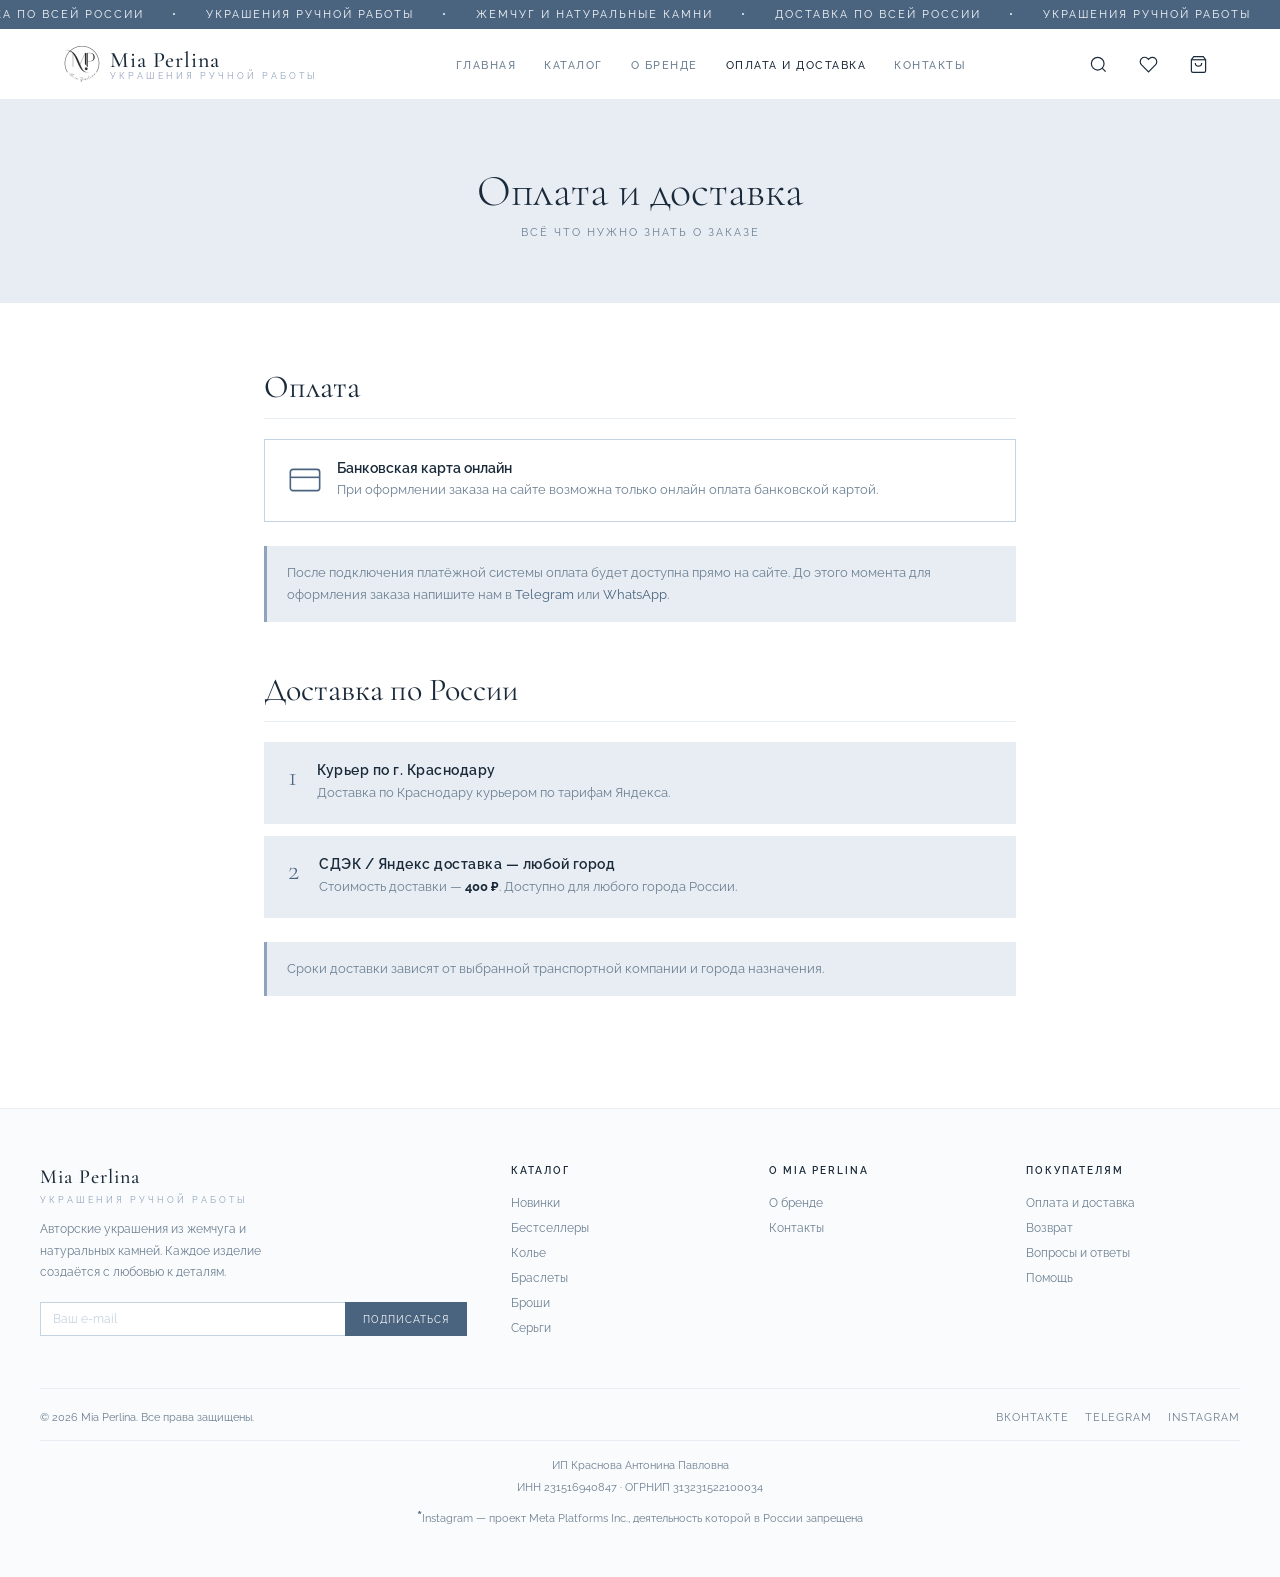
<file: delivery.html>
<!DOCTYPE html>
<html lang="ru">
<head>
<meta charset="UTF-8"><meta name="viewport" content="width=device-width, initial-scale=1.0">
<title>Оплата и доставка — Mia Perlina</title>
<link rel="preconnect" href="https://fonts.googleapis.com">
<link href="https://fonts.googleapis.com/css2?family=Cormorant+Garamond:ital,wght@0,300;0,400;0,500;1,300;1,400&family=Raleway:wght@300;400;500;600&display=swap" rel="stylesheet">
<link rel="stylesheet" href="css/style.css">
<style>
.page-hero{background:var(--ch-pale);padding:64px 24px;text-align:center}
.page-hero-title{font-family:'Cormorant Garamond',serif;font-size:44px;font-weight:300;color:var(--navy)}
.page-hero-sub{font-size:11px;letter-spacing:2px;text-transform:uppercase;color:var(--muted);margin-top:8px}
.delivery-wrap{max-width:800px;margin:0 auto;padding:64px 24px}
.delivery-block{margin-bottom:48px}
.delivery-block h2{font-family:'Cormorant Garamond',serif;font-size:32px;font-weight:400;color:var(--navy);margin-bottom:20px;padding-bottom:12px;border-bottom:1px solid var(--ch-pale)}
.delivery-block p{font-size:14px;line-height:1.9;color:var(--muted);margin-bottom:16px}
.delivery-item{display:flex;gap:20px;align-items:flex-start;padding:20px 24px;background:var(--ch-pale);margin-bottom:12px}
.delivery-num{font-family:'Cormorant Garamond',serif;font-size:28px;font-weight:300;color:var(--ch-dark);flex-shrink:0;line-height:1}
.delivery-info h3{font-size:14px;font-weight:600;color:var(--navy);margin-bottom:4px;letter-spacing:0.5px}
.delivery-info p{font-size:13px;line-height:1.7;color:var(--muted);margin:0}
.payment-card{display:flex;align-items:center;gap:16px;padding:20px 24px;border:1px solid var(--ch-light);margin-bottom:12px}
.payment-card svg{color:var(--ch-dark);flex-shrink:0}
.payment-card-text h3{font-size:14px;font-weight:600;color:var(--navy);margin-bottom:4px}
.payment-card-text p{font-size:13px;color:var(--muted);margin:0;line-height:1.6}
.notice{background:var(--ch-pale);border-left:3px solid var(--ch);padding:16px 20px;margin-top:24px}
.notice p{font-size:13px;line-height:1.7;color:var(--muted);margin:0}
@media(max-width:768px){
  .delivery-wrap{padding:40px 20px}
  .page-hero{padding:48px 20px}
  .page-hero-title{font-size:32px}
}
</style>
</head>
<body>

<div class="ticker"><div class="tick-wrap" id="tickWrap">
  <span class="tick-item">Доставка по всей России</span><span class="tick-sep">•</span>
  <span class="tick-item">Украшения ручной работы</span><span class="tick-sep">•</span>
  <span class="tick-item">Жемчуг и натуральные камни</span><span class="tick-sep">•</span>
  <span class="tick-item">Доставка по всей России</span><span class="tick-sep">•</span>
  <span class="tick-item">Украшения ручной работы</span><span class="tick-sep">•</span>
  <span class="tick-item">Жемчуг и натуральные камни</span><span class="tick-sep">•</span>
</div></div>

<header style="position:sticky;top:0;z-index:100;background:#fff;border-bottom:1px solid var(--ch-pale)">
  <div class="hdr">
    <a href="index.html" class="logo-wrap" style="text-decoration:none">
      <img src="[data-uri]" alt="Mia Perlina" class="logo-img">
      <div><div class="logo-txt">Mia Perlina</div><div class="logo-sub">украшения ручной работы</div></div>
    </a>
    <nav>
      <a href="index.html">Главная</a>
      <a href="catalog.html">Каталог</a>
      <a href="about.html">О бренде</a>
      <a href="delivery.html" class="on">Оплата и доставка</a>
      <a href="contact.html">Контакты</a>
    </nav>
    <div class="hdr-icons">
      <div class="ico"><svg width="19" height="19" fill="none" stroke="currentColor" stroke-width="1.5" viewBox="0 0 24 24"><circle cx="11" cy="11" r="8"/><path d="m21 21-4.35-4.35"/></svg></div>
      <div class="ico"><svg width="19" height="19" fill="none" stroke="currentColor" stroke-width="1.5" viewBox="0 0 24 24"><path d="M20.84 4.61a5.5 5.5 0 0 0-7.78 0L12 5.67l-1.06-1.06a5.5 5.5 0 0 0-7.78 7.78l1.06 1.06L12 21.23l7.78-7.78 1.06-1.06a5.5 5.5 0 0 0 0-7.78z"/></svg></div>
      <a href="cart.html" class="ico" style="position:relative"><svg width="19" height="19" fill="none" stroke="currentColor" stroke-width="1.5" viewBox="0 0 24 24"><path d="M6 2L3 6v14a2 2 0 0 0 2 2h14a2 2 0 0 0 2-2V6l-3-4z"/><line x1="3" y1="6" x2="21" y2="6"/><path d="M16 10a4 4 0 0 1-8 0"/></svg><div class="badge" style="display:none">0</div></a>
      <button class="burger" id="burger" onclick="toggleMenu()" aria-label="Меню"><span></span><span></span><span></span></button>
    </div>
  </div>
  <div class="mobile-menu" id="mobileMenu">
    <a href="index.html">Главная</a>
    <a href="catalog.html">Каталог</a>
    <a href="about.html">О бренде</a>
    <a href="delivery.html" class="on">Оплата и доставка</a>
    <a href="contact.html">Контакты</a>
  </div>
</header>

<div class="page-hero">
  <div class="page-hero-title">Оплата и доставка</div>
  <div class="page-hero-sub">Всё что нужно знать о заказе</div>
</div>

<div class="delivery-wrap">

  <!-- ОПЛАТА -->
  <div class="delivery-block">
    <h2>Оплата</h2>
    <div class="payment-card">
      <svg width="32" height="32" fill="none" stroke="currentColor" stroke-width="1.2" viewBox="0 0 24 24"><rect x="1" y="4" width="22" height="16" rx="2"/><line x1="1" y1="10" x2="23" y2="10"/></svg>
      <div class="payment-card-text">
        <h3>Банковская карта онлайн</h3>
        <p>При оформлении заказа на сайте возможна только онлайн оплата банковской картой.</p>
      </div>
    </div>
    <div class="notice">
      <p>После подключения платёжной системы оплата будет доступна прямо на сайте. До этого момента для оформления заказа напишите нам в <a href="https://t.me/miaperlina" target="_blank" style="color:var(--ch-dark)">Telegram</a> или <a href="https://wa.me/79288482111" target="_blank" style="color:var(--ch-dark)">WhatsApp</a>.</p>
    </div>
  </div>

  <!-- ДОСТАВКА -->
  <div class="delivery-block">
    <h2>Доставка по России</h2>

    <div class="delivery-item">
      <div class="delivery-num">1</div>
      <div class="delivery-info">
        <h3>Курьер по г. Краснодару</h3>
        <p>Доставка по Краснодару курьером по тарифам Яндекса.</p>
      </div>
    </div>

    <div class="delivery-item">
      <div class="delivery-num">2</div>
      <div class="delivery-info">
        <h3>СДЭК / Яндекс доставка — любой город</h3>
        <p>Стоимость доставки — <strong style="color:var(--navy)">400 ₽</strong>. Доступно для любого города России.</p>
      </div>
    </div>

    <div class="notice">
      <p>Сроки доставки зависят от выбранной транспортной компании и города назначения.</p>
    </div>
  </div>

</div>

<footer><div class="ft-in">
  <div class="ft-top">
    <div class="ft-brand">
      <span class="ft-brand-name">Mia Perlina</span>
      <span class="ft-brand-sub">украшения ручной работы</span>
      <p>Авторские украшения из жемчуга и натуральных камней. Каждое изделие создаётся с любовью к деталям.</p>
      <div class="sub-row">
        <input class="sub-in" type="email" placeholder="Ваш e-mail">
        <button class="sub-btn">Подписаться</button>
      </div>
    </div>
    <div class="ft-col">
      <h4>Каталог</h4>
      <ul>
        <li><a href="catalog.html">Новинки</a></li>
        <li><a href="catalog.html">Бестселлеры</a></li>
        <li><a href="catalog.html?cat=kole">Колье</a></li>
        <li><a href="catalog.html?cat=braslet">Браслеты</a></li>
        <li><a href="catalog.html?cat=brosh">Броши</a></li>
        <li><a href="catalog.html?cat=sergy">Серьги</a></li>
      </ul>
    </div>
    <div class="ft-col">
      <h4>О Mia Perlina</h4>
      <ul>
        <li><a href="about.html">О бренде</a></li>
        <li><a href="contact.html">Контакты</a></li>
      </ul>
    </div>
    <div class="ft-col">
      <h4>Покупателям</h4>
      <ul>
        <li><a href="delivery.html">Оплата и доставка</a></li>
        <li><a href="#">Возврат</a></li>
        <li><a href="#">Вопросы и ответы</a></li>
        <li><a href="contact.html">Помощь</a></li>
      </ul>
    </div>
  </div>
  <div class="ft-bot">
    <div class="ft-copy">© 2026 Mia Perlina. Все права защищены.</div>
    <div class="socials">
      <a href="https://vk.com/miaperlina" target="_blank" class="soc">ВКонтакте</a>
      <a href="https://t.me/miaperlina" target="_blank" class="soc">Telegram</a>
      <a href="https://instagram.com/miaperlinajewelry" target="_blank" class="soc">Instagram</a>
    </div>
  </div>
  <div style="border-top:1px solid var(--ch-pale);margin-top:16px;padding-top:14px;text-align:center;font-size:11px;color:var(--muted);line-height:2;">
    ИП Краснова Антонина Павловна<br>
    ИНН 231516940847 · ОГРНИП 313231522100034
  </div>
  <div style="margin-top:6px;text-align:center;font-size:11px;color:var(--muted);line-height:1.6;padding-bottom:20px;">
    <span style="font-size:15px;font-weight:700;color:var(--ch-dark);">*</span>Instagram — проект Meta Platforms Inc., деятельность которой в России запрещена
  </div>
</div></footer>

<script src="js/cart.js"></script>
<script>
function copyPhone(el){
  navigator.clipboard.writeText('+79288482111').then(function(){
    var s=el.querySelector('.phone-text');var o=s.textContent;
    s.textContent='Скопировано!';setTimeout(function(){s.textContent=o;},2000);
  });
}
function toggleMenu(){
  document.getElementById('burger').classList.toggle('open');
  document.getElementById('mobileMenu').classList.toggle('open');
}
document.addEventListener('click',function(e){
  const b=document.getElementById('burger'),m=document.getElementById('mobileMenu');
  if(b&&m&&!b.contains(e.target)&&!m.contains(e.target)){b.classList.remove('open');m.classList.remove('open');}
});
</script>
<script>
(function(){
  var wrap=document.getElementById('tickWrap');
  if(!wrap)return;
  wrap.innerHTML+=wrap.innerHTML;
  var fullW=wrap.scrollWidth/2,speed=window.innerWidth<769?60:60,pos=0,last=null;
  function step(ts){if(last)pos+=(ts-last)/1000*speed;last=ts;if(pos>=fullW)pos-=fullW;wrap.style.transform='translateX(-'+pos+'px)';requestAnimationFrame(step);}
  requestAnimationFrame(step);
})();
</script>
</body></html>
</file>
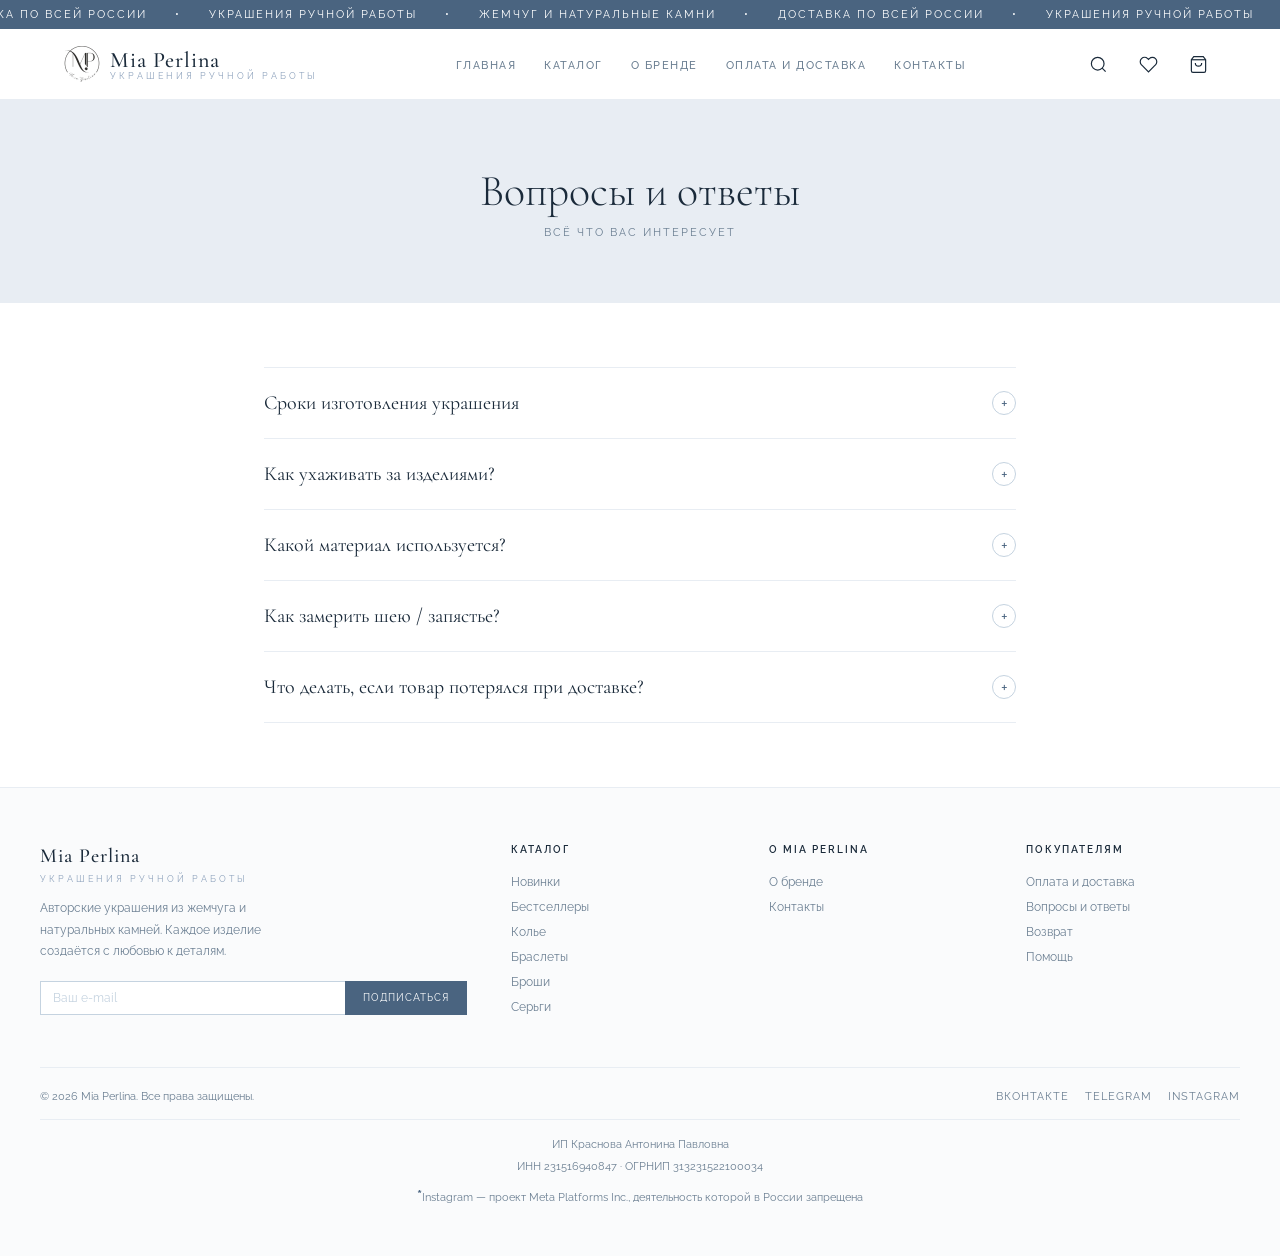
<file: faq.html>
<!DOCTYPE html>
<html lang="ru">
<head>
<meta charset="UTF-8"><meta name="viewport" content="width=device-width, initial-scale=1.0">
<title>Вопросы и ответы — Mia Perlina</title>
<link rel="preconnect" href="https://fonts.googleapis.com">
<link href="https://fonts.googleapis.com/css2?family=Cormorant+Garamond:ital,wght@0,300;0,400;0,500;1,300;1,400&family=Raleway:wght@300;400;500;600&display=swap" rel="stylesheet">
<link rel="stylesheet" href="css/style.css">
<style>
.page-hero{background:var(--ch-pale);padding:64px 24px;text-align:center}
.page-hero-title{font-family:'Cormorant Garamond',serif;font-size:44px;font-weight:300;color:var(--navy)}
.page-hero-sub{font-size:11px;letter-spacing:2px;text-transform:uppercase;color:var(--muted);margin-top:8px}
.faq-wrap{max-width:800px;margin:0 auto;padding:64px 24px}
.faq-item{border-bottom:1px solid var(--ch-pale);overflow:hidden}
.faq-item:first-child{border-top:1px solid var(--ch-pale)}
.faq-q{display:flex;justify-content:space-between;align-items:center;padding:22px 0;cursor:pointer;gap:16px}
.faq-q-text{font-family:'Cormorant Garamond',serif;font-size:20px;font-weight:400;color:var(--navy);line-height:1.3}
.faq-icon{flex-shrink:0;width:24px;height:24px;border:1px solid var(--ch-light);border-radius:50%;display:flex;align-items:center;justify-content:center;color:var(--ch-dark);font-size:16px;transition:transform .3s;}
.faq-item.open .faq-icon{transform:rotate(45deg)}
.faq-a{max-height:0;overflow:hidden;transition:max-height .4s ease,padding .3s}
.faq-item.open .faq-a{max-height:300px;padding-bottom:22px}
.faq-a p{font-size:14px;line-height:1.9;color:var(--muted);margin:0}
.faq-a .coming-soon{display:inline-block;padding:6px 16px;background:var(--ch-pale);color:var(--ch-dark);font-size:11px;letter-spacing:2px;text-transform:uppercase;margin-top:8px}
@media(max-width:768px){
  .faq-wrap{padding:40px 20px}
  .page-hero{padding:48px 20px}
  .page-hero-title{font-size:32px}
  .faq-q-text{font-size:17px}
}
</style>
</head>
<body>

<div class="ticker"><div class="tick-wrap" id="tickWrap">
  <span class="tick-item">Доставка по всей России</span><span class="tick-sep">•</span>
  <span class="tick-item">Украшения ручной работы</span><span class="tick-sep">•</span>
  <span class="tick-item">Жемчуг и натуральные камни</span><span class="tick-sep">•</span>
  <span class="tick-item">Доставка по всей России</span><span class="tick-sep">•</span>
  <span class="tick-item">Украшения ручной работы</span><span class="tick-sep">•</span>
  <span class="tick-item">Жемчуг и натуральные камни</span><span class="tick-sep">•</span>
</div></div>

<header style="position:sticky;top:0;z-index:100;background:#fff;border-bottom:1px solid var(--ch-pale)">
  <div class="hdr">
    <a href="index.html" class="logo-wrap" style="text-decoration:none">
      <img src="[data-uri]" alt="Mia Perlina" class="logo-img">
      <div><div class="logo-txt">Mia Perlina</div><div class="logo-sub">украшения ручной работы</div></div>
    </a>
    <nav>
      <a href="index.html">Главная</a>
      <a href="catalog.html">Каталог</a>
      <a href="about.html">О бренде</a>
      <a href="delivery.html">Оплата и доставка</a>
      <a href="contact.html">Контакты</a>
    </nav>
    <div class="hdr-icons">
      <div class="ico"><svg width="19" height="19" fill="none" stroke="currentColor" stroke-width="1.5" viewBox="0 0 24 24"><circle cx="11" cy="11" r="8"/><path d="m21 21-4.35-4.35"/></svg></div>
      <div class="ico"><svg width="19" height="19" fill="none" stroke="currentColor" stroke-width="1.5" viewBox="0 0 24 24"><path d="M20.84 4.61a5.5 5.5 0 0 0-7.78 0L12 5.67l-1.06-1.06a5.5 5.5 0 0 0-7.78 7.78l1.06 1.06L12 21.23l7.78-7.78 1.06-1.06a5.5 5.5 0 0 0 0-7.78z"/></svg></div>
      <a href="cart.html" class="ico" style="position:relative"><svg width="19" height="19" fill="none" stroke="currentColor" stroke-width="1.5" viewBox="0 0 24 24"><path d="M6 2L3 6v14a2 2 0 0 0 2 2h14a2 2 0 0 0 2-2V6l-3-4z"/><line x1="3" y1="6" x2="21" y2="6"/><path d="M16 10a4 4 0 0 1-8 0"/></svg><div class="badge" style="display:none">0</div></a>
      <button class="burger" id="burger" onclick="toggleMenu()" aria-label="Меню"><span></span><span></span><span></span></button>
    </div>
  </div>
  <div class="mobile-menu" id="mobileMenu">
    <a href="index.html">Главная</a>
    <a href="catalog.html">Каталог</a>
    <a href="about.html">О бренде</a>
    <a href="delivery.html">Оплата и доставка</a>
    <a href="contact.html">Контакты</a>
  </div>
</header>

<div class="page-hero">
  <div class="page-hero-title">Вопросы и ответы</div>
  <div class="page-hero-sub">Всё что вас интересует</div>
</div>

<div class="faq-wrap">

  <div class="faq-item" onclick="toggleFaq(this)">
    <div class="faq-q">
      <div class="faq-q-text">Сроки изготовления украшения</div>
      <div class="faq-icon">+</div>
    </div>
    <div class="faq-a"><p><span class="coming-soon">Информация появится позже</span></p></div>
  </div>

  <div class="faq-item" onclick="toggleFaq(this)">
    <div class="faq-q">
      <div class="faq-q-text">Как ухаживать за изделиями?</div>
      <div class="faq-icon">+</div>
    </div>
    <div class="faq-a"><p><span class="coming-soon">Информация появится позже</span></p></div>
  </div>

  <div class="faq-item" onclick="toggleFaq(this)">
    <div class="faq-q">
      <div class="faq-q-text">Какой материал используется?</div>
      <div class="faq-icon">+</div>
    </div>
    <div class="faq-a"><p><span class="coming-soon">Информация появится позже</span></p></div>
  </div>

  <div class="faq-item" onclick="toggleFaq(this)">
    <div class="faq-q">
      <div class="faq-q-text">Как замерить шею / запястье?</div>
      <div class="faq-icon">+</div>
    </div>
    <div class="faq-a"><p><span class="coming-soon">Информация появится позже</span></p></div>
  </div>

  <div class="faq-item" onclick="toggleFaq(this)">
    <div class="faq-q">
      <div class="faq-q-text">Что делать, если товар потерялся при доставке?</div>
      <div class="faq-icon">+</div>
    </div>
    <div class="faq-a"><p><span class="coming-soon">Информация появится позже</span></p></div>
  </div>

</div>

<footer><div class="ft-in">
  <div class="ft-top">
    <div class="ft-brand">
      <span class="ft-brand-name">Mia Perlina</span>
      <span class="ft-brand-sub">украшения ручной работы</span>
      <p>Авторские украшения из жемчуга и натуральных камней. Каждое изделие создаётся с любовью к деталям.</p>
      <div class="sub-row">
        <input class="sub-in" type="email" placeholder="Ваш e-mail">
        <button class="sub-btn">Подписаться</button>
      </div>
    </div>
    <div class="ft-col">
      <h4>Каталог</h4>
      <ul>
        <li><a href="catalog.html">Новинки</a></li>
        <li><a href="catalog.html">Бестселлеры</a></li>
        <li><a href="catalog.html?cat=kole">Колье</a></li>
        <li><a href="catalog.html?cat=braslet">Браслеты</a></li>
        <li><a href="catalog.html?cat=brosh">Броши</a></li>
        <li><a href="catalog.html?cat=sergy">Серьги</a></li>
      </ul>
    </div>
    <div class="ft-col">
      <h4>О Mia Perlina</h4>
      <ul>
        <li><a href="about.html">О бренде</a></li>
        <li><a href="contact.html">Контакты</a></li>
      </ul>
    </div>
    <div class="ft-col">
      <h4>Покупателям</h4>
      <ul>
        <li><a href="delivery.html">Оплата и доставка</a></li>
        <li><a href="faq.html">Вопросы и ответы</a></li>
        <li><a href="#">Возврат</a></li>
        <li><a href="contact.html">Помощь</a></li>
      </ul>
    </div>
  </div>
  <div class="ft-bot">
    <div class="ft-copy">© 2026 Mia Perlina. Все права защищены.</div>
    <div class="socials">
      <a href="https://vk.com/miaperlina" target="_blank" class="soc">ВКонтакте</a>
      <a href="https://t.me/miaperlina" target="_blank" class="soc">Telegram</a>
      <a href="https://instagram.com/miaperlinajewelry" target="_blank" class="soc">Instagram</a>
    </div>
  </div>
  <div style="border-top:1px solid var(--ch-pale);margin-top:16px;padding-top:14px;text-align:center;font-size:11px;color:var(--muted);line-height:2;">
    ИП Краснова Антонина Павловна<br>
    ИНН 231516940847 · ОГРНИП 313231522100034
  </div>
  <div style="margin-top:6px;text-align:center;font-size:11px;color:var(--muted);line-height:1.6;padding-bottom:20px;">
    <span style="font-size:15px;font-weight:700;color:var(--ch-dark);">*</span>Instagram — проект Meta Platforms Inc., деятельность которой в России запрещена
  </div>
</div></footer>

<script src="js/cart.js"></script>
<script>
function toggleFaq(el){
  const isOpen = el.classList.contains('open');
  document.querySelectorAll('.faq-item.open').forEach(i => i.classList.remove('open'));
  if(!isOpen) el.classList.add('open');
}
function toggleMenu(){
  document.getElementById('burger').classList.toggle('open');
  document.getElementById('mobileMenu').classList.toggle('open');
}
document.addEventListener('click',function(e){
  const b=document.getElementById('burger'),m=document.getElementById('mobileMenu');
  if(b&&m&&!b.contains(e.target)&&!m.contains(e.target)){b.classList.remove('open');m.classList.remove('open');}
});
</script>
<script>
(function(){
  var wrap=document.getElementById('tickWrap');
  if(!wrap)return;
  wrap.innerHTML+=wrap.innerHTML;
  var fullW=wrap.scrollWidth/2,speed=60,pos=0,last=null;
  function step(ts){if(last)pos+=(ts-last)/1000*speed;last=ts;if(pos>=fullW)pos-=fullW;wrap.style.transform='translateX(-'+pos+'px)';requestAnimationFrame(step);}
  requestAnimationFrame(step);
})();
</script>
</body></html>
</file>
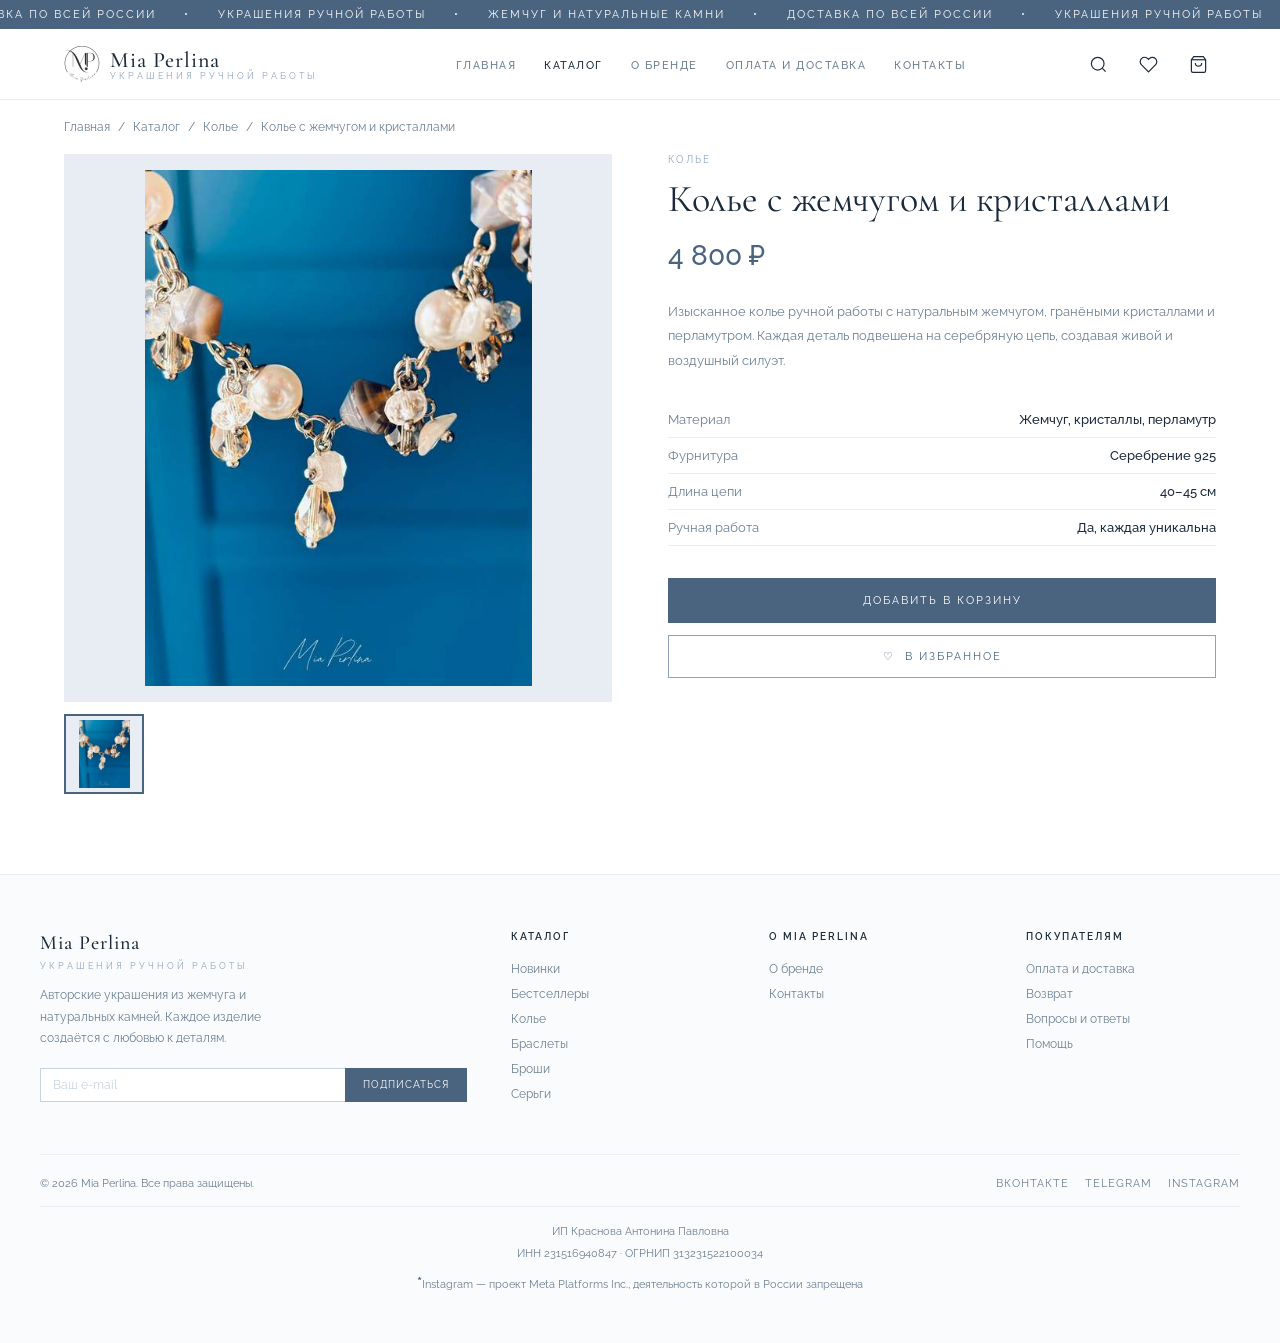
<file: product-necklace.html>
<!DOCTYPE html>
<html lang="ru"><head>
<meta charset="UTF-8"><meta name="viewport" content="width=device-width, initial-scale=1.0">
<title>Колье с жемчугом и кристаллами — Mia Perlina</title>
<link rel="preconnect" href="https://fonts.googleapis.com">
<link href="https://fonts.googleapis.com/css2?family=Cormorant+Garamond:ital,wght@0,300;0,400;0,500;1,300;1,400&family=Raleway:wght@300;400;500;600&display=swap" rel="stylesheet">
<link rel="stylesheet" href="css/style.css">
<style>
.breadcrumb{max-width:1200px;margin:0 auto;padding:20px 24px;font-size:12px;color:var(--muted)}
.breadcrumb a{color:var(--muted);text-decoration:none}.breadcrumb a:hover{color:var(--ch-dark)}
.breadcrumb span{margin:0 8px}
.product-wrap{max-width:1200px;margin:0 auto;padding:0 24px 80px;display:grid;grid-template-columns:1fr 1fr;gap:56px;align-items:start}
.gallery{position:sticky;top:90px}
.gallery-main{aspect-ratio:1;overflow:hidden;background:var(--ch-pale);margin-bottom:12px;display:flex;align-items:center;justify-content:center}
.gallery-main img{width:100%;height:100%;object-fit:contain;padding:16px}
.gallery-thumbs{display:flex;gap:10px}
.thumb{width:80px;height:80px;overflow:hidden;cursor:pointer;border:2px solid transparent;background:var(--ch-pale);display:flex;align-items:center;justify-content:center;flex-shrink:0}
.thumb.active{border-color:var(--ch-dark)}
.thumb img{width:100%;height:100%;object-fit:contain;padding:4px}
.prod-info{}
.prod-cat{font-size:10px;letter-spacing:2px;text-transform:uppercase;color:var(--ch);margin-bottom:12px}
.prod-name{font-family:'Cormorant Garamond',serif;font-size:38px;font-weight:400;color:var(--navy);line-height:1.2;margin-bottom:16px}
.prod-price{font-size:28px;color:var(--ch-dark);font-weight:500;margin-bottom:28px}
.prod-desc{font-size:13px;line-height:1.9;color:var(--muted);margin-bottom:28px}
.prod-attrs{margin-bottom:32px}
.attr-row{display:flex;justify-content:space-between;padding:10px 0;border-bottom:1px solid var(--ch-pale);font-size:13px}
.attr-row .ak{color:var(--muted)}.attr-row .av{color:var(--navy);font-weight:500}
.add-cart{width:100%;padding:16px;background:var(--ch-dark);color:#fff;font-size:11px;letter-spacing:2px;text-transform:uppercase;border:none;cursor:pointer;font-family:'Raleway',sans-serif;transition:background .3s;margin-bottom:12px}
.add-cart:hover{background:var(--navy)}
.add-wish{width:100%;padding:14px;background:transparent;color:var(--ch-dark);font-size:11px;letter-spacing:2px;text-transform:uppercase;border:1px solid var(--ch);cursor:pointer;font-family:'Raleway',sans-serif;transition:all .3s}
.add-wish:hover{background:var(--ch-pale)}
@media(max-width:768px){.product-wrap{grid-template-columns:1fr}.gallery{position:static}}
</style>
</head><body>
<div class="ticker"><div class="tick-wrap" id="tickWrap">
  <span class="tick-item">Доставка по всей России</span><span class="tick-sep">•</span>
  <span class="tick-item">Украшения ручной работы</span><span class="tick-sep">•</span>
  <span class="tick-item">Жемчуг и натуральные камни</span><span class="tick-sep">•</span>
  <span class="tick-item">Доставка по всей России</span><span class="tick-sep">•</span>
  <span class="tick-item">Украшения ручной работы</span><span class="tick-sep">•</span>
  <span class="tick-item">Жемчуг и натуральные камни</span><span class="tick-sep">•</span>
</div></div>
<header style="position:sticky;top:0;z-index:100;background:#fff;border-bottom:1px solid var(--ch-pale)">
  <div class="hdr">
    <a href="index.html" class="logo-wrap" style="text-decoration:none">
      <img src="[data-uri]" alt="Mia Perlina" class="logo-img">
      <div><div class="logo-txt">Mia Perlina</div><div class="logo-sub">украшения ручной работы</div></div>
    </a>
    <nav><a href="index.html" class="">Главная</a>
<a href="catalog.html" class="on">Каталог</a>
<a href="about.html" class="">О бренде</a>
<a href="delivery.html" class="">Оплата и доставка</a>
<a href="contact.html" class="">Контакты</a></nav>
    <div class="hdr-icons">
      <div class="ico"><svg width="19" height="19" fill="none" stroke="currentColor" stroke-width="1.5" viewBox="0 0 24 24"><circle cx="11" cy="11" r="8"/><path d="m21 21-4.35-4.35"/></svg></div>
      <div class="ico"><svg width="19" height="19" fill="none" stroke="currentColor" stroke-width="1.5" viewBox="0 0 24 24"><path d="M20.84 4.61a5.5 5.5 0 0 0-7.78 0L12 5.67l-1.06-1.06a5.5 5.5 0 0 0-7.78 7.78l1.06 1.06L12 21.23l7.78-7.78 1.06-1.06a5.5 5.5 0 0 0 0-7.78z"/></svg></div>
      <a href="cart.html" class="ico" style="position:relative"><svg width="19" height="19" fill="none" stroke="currentColor" stroke-width="1.5" viewBox="0 0 24 24"><path d="M6 2L3 6v14a2 2 0 0 0 2 2h14a2 2 0 0 0 2-2V6l-3-4z"/><line x1="3" y1="6" x2="21" y2="6"/><path d="M16 10a4 4 0 0 1-8 0"/></svg><div class="badge" style="display:none">0</div></a>
      <button class="burger" id="burger" onclick="toggleMenu()" aria-label="Меню">
        <span></span><span></span><span></span>
      </button>
    </div>
  </div>
  <div class="mobile-menu" id="mobileMenu"><a href="index.html" class="">Главная</a>
<a href="catalog.html" class="on">Каталог</a>
<a href="about.html" class="">О бренде</a>
<a href="delivery.html" class="">Оплата и доставка</a>
<a href="contact.html" class="">Контакты</a></div>
</header>
<div class="breadcrumb"><a href="index.html">Главная</a><span>/</span><a href="catalog.html">Каталог</a><span>/</span><a href="catalog.html?cat=kole">Колье</a><span>/</span>Колье с жемчугом и кристаллами</div>
<div class="product-wrap">
  <div class="gallery">
    <div class="gallery-main"><img id="mainImg" src="[data-uri]" alt="Колье с жемчугом"></div>
    <div class="gallery-thumbs">
      <div class="thumb active" onclick="setImg(this,'img1')"><img src="[data-uri]" alt="Вид 1"></div>
    </div>
  </div>
  <div class="prod-info">
    <div class="prod-cat">Колье</div>
    <div class="prod-name">Колье с жемчугом и кристаллами</div>
    <div class="prod-price">4 800 ₽</div>
    <div class="prod-desc">Изысканное колье ручной работы с натуральным жемчугом, гранёными кристаллами и перламутром. Каждая деталь подвешена на серебряную цепь, создавая живой и воздушный силуэт.</div>
    <div class="prod-attrs">
      <div class="attr-row"><span class="ak">Материал</span><span class="av">Жемчуг, кристаллы, перламутр</span></div>
      <div class="attr-row"><span class="ak">Фурнитура</span><span class="av">Серебрение 925</span></div>
      <div class="attr-row"><span class="ak">Длина цепи</span><span class="av">40–45 см</span></div>
      <div class="attr-row"><span class="ak">Ручная работа</span><span class="av">Да, каждая уникальна</span></div>
    </div>
    <button class="add-cart" onclick="addToCart('necklace-001', 'Колье с жемчугом и кристаллами', 4800, '[data-uri]')">Добавить в корзину</button>
    <button class="add-wish">♡ &nbsp;В избранное</button>
  </div>
</div>
<footer><div class="ft-in">
  <div class="ft-top">
    <div class="ft-brand">
      <span class="ft-brand-name">Mia Perlina</span>
      <span class="ft-brand-sub">украшения ручной работы</span>
      <p>Авторские украшения из жемчуга и натуральных камней. Каждое изделие создаётся с любовью к деталям.</p>
      <div class="sub-row">
        <input class="sub-in" type="email" placeholder="Ваш e-mail">
        <button class="sub-btn">Подписаться</button>
      </div>
    </div>
    <div class="ft-col">
      <h4>Каталог</h4>
      <ul>
        <li><a href="catalog.html">Новинки</a></li>
        <li><a href="catalog.html">Бестселлеры</a></li>
        <li><a href="catalog.html?cat=kole">Колье</a></li>
        <li><a href="catalog.html?cat=braslet">Браслеты</a></li>
        <li><a href="catalog.html?cat=brosh">Броши</a></li>
        <li><a href="catalog.html?cat=sergy">Серьги</a></li>
      </ul>
    </div>
    <div class="ft-col">
      <h4>О Mia Perlina</h4>
      <ul>
        <li><a href="about.html">О бренде</a></li>
        <li><a href="contact.html">Контакты</a></li>
      </ul>
    </div>
    <div class="ft-col">
      <h4>Покупателям</h4>
      <ul>
        <li><a href="delivery.html">Оплата и доставка</a></li>
        <li><a href="#">Возврат</a></li>
        <li><a href="faq.html">Вопросы и ответы</a></li>
        <li><a href="contact.html">Помощь</a></li>
      </ul>
    </div>
  </div>
  <div class="ft-bot">
    <div class="ft-copy">© 2026 Mia Perlina. Все права защищены.</div>
    <div class="socials">
      <a href="https://vk.com/miaperlina" target="_blank" class="soc">ВКонтакте</a>
      <a href="https://t.me/miaperlina" target="_blank" class="soc">Telegram</a>
      <a href="https://instagram.com/miaperlinajewelry" target="_blank" class="soc">Instagram</a>
    </div>
  </div>
  <div style="border-top:1px solid var(--ch-pale);margin-top:16px;padding-top:14px;text-align:center;font-size:11px;color:var(--muted);line-height:2;">
    ИП Краснова Антонина Павловна<br>
    ИНН 231516940847 · ОГРНИП 313231522100034
  </div>
  <div style="margin-top:6px;text-align:center;font-size:11px;color:var(--muted);line-height:1.6;padding-bottom:20px;">
    <span style="font-size:15px;font-weight:700;color:var(--ch-dark);">*</span>Instagram — проект Meta Platforms Inc., деятельность которой в России запрещена
  </div>
</div></footer>
<script>
const imgs = { img1: '[data-uri]' };
function setImg(el, key) {
  document.getElementById('mainImg').src = imgs[key];
  document.querySelectorAll('.thumb').forEach(t => t.classList.remove('active'));
  el.classList.add('active');
}
</script>

<script>
function toggleMenu() {
  const burger = document.getElementById('burger');
  const menu = document.getElementById('mobileMenu');
  burger.classList.toggle('open');
  menu.classList.toggle('open');
}
// Close menu on outside click
document.addEventListener('click', function(e) {
  const burger = document.getElementById('burger');
  const menu = document.getElementById('mobileMenu');
  if (burger && menu && !burger.contains(e.target) && !menu.contains(e.target)) {
    burger.classList.remove('open');
    menu.classList.remove('open');
  }
});
</script>

<script src="js/cart.js"></script>
<script>
(function(){
  var wrap = document.getElementById('tickWrap');
  if(!wrap) return;
  wrap.innerHTML += wrap.innerHTML;
  var fullW = wrap.scrollWidth / 2;
  var speed = window.innerWidth < 769 ? 60 : 60;
  var pos = 0, last = null;
  function step(ts){
    if(last) pos += (ts - last) / 1000 * speed;
    last = ts;
    if(pos >= fullW) pos -= fullW;
    wrap.style.transform = 'translateX(-' + pos + 'px)';
    requestAnimationFrame(step);
  }
  requestAnimationFrame(step);
})();
</script>
</body></html>
</file>
<file: css/style.css>
*{margin:0;padding:0;box-sizing:border-box}
:root{
  --ch:#8fa3bd;
  --ch-light:#c5d3e0;
  --ch-pale:#e8edf3;
  --ch-dark:#4a6480;
  --navy:#1a2a3a;
  --white:#fff;
  --off:#fafbfc;
  --text:#1a2a3a;
  --muted:#6b7f92;
}
body{font-family:'Raleway',sans-serif;color:var(--text);background:var(--white);font-size:14px;overflow-x:hidden}
a{text-decoration:none;color:inherit}

/* TICKER */
.ticker{background:var(--ch-dark);color:#fff;padding:8px 0;overflow:hidden;font-size:11px;letter-spacing:2px;text-transform:uppercase}
.tick-wrap{display:flex;white-space:nowrap;will-change:transform}
.tick-item{padding:0 28px}



/* HEADER */
header{background:#fff;border-bottom:1px solid var(--ch-pale);position:sticky;top:0;z-index:100}
.hdr{max-width:1200px;margin:0 auto;padding:0 24px;display:flex;align-items:center;justify-content:space-between;height:70px}
.logo-wrap{display:flex;align-items:center;gap:10px;text-decoration:none;cursor:pointer}
.logo-wrap:hover .logo-txt{color:var(--ch-dark)}
.logo-wrap:hover .logo-sub{color:var(--ch)}
.logo-txt{font-family:'Cormorant Garamond',serif;font-size:22px;font-weight:500;letter-spacing:1px;color:var(--navy)}
.logo-sub{font-size:9px;letter-spacing:3px;text-transform:uppercase;color:var(--ch);margin-top:-2px}
nav a{font-size:11px;letter-spacing:1.5px;text-transform:uppercase;color:var(--muted);transition:color .2s;font-weight:500;margin-left:24px}
nav a:hover,nav a.on{color:var(--navy)}
.hdr-icons{display:flex;gap:14px}
.ico{width:36px;height:36px;display:flex;align-items:center;justify-content:center;cursor:pointer;color:var(--navy);position:relative;background:none;border:none}
.badge{position:absolute;top:4px;right:4px;width:14px;height:14px;background:var(--ch-dark);color:#fff;border-radius:50%;font-size:8px;display:flex;align-items:center;justify-content:center}

/* HERO */
.hero{position:relative;height:580px;overflow:hidden}
@media(min-width:1400px){.hero{height:650px}}
.slides{display:flex;transition:transform .7s ease;height:100%;width:300%}
.slide{width:33.333%;height:100%;position:relative;overflow:hidden}
.slide img{width:100%;height:100%;object-fit:cover}
.slide-overlay{position:absolute;inset:0;background:linear-gradient(to right,rgba(26,42,58,.6) 0%,rgba(26,42,58,.15) 60%,transparent 100%)}
.slide-content{position:absolute;top:50%;left:60px;transform:translateY(-50%);color:#fff;max-width:380px}
.slide-label{font-size:10px;letter-spacing:3px;text-transform:uppercase;color:rgba(255,255,255,.7);margin-bottom:12px}
.slide-title{font-family:'Cormorant Garamond',serif;font-size:52px;font-weight:300;line-height:1.1;margin-bottom:22px}
.slide-title em{font-style:italic;font-weight:400}
.slide-btn{display:inline-block;padding:11px 30px;border:1px solid rgba(255,255,255,.6);color:#fff;font-size:10px;letter-spacing:2px;text-transform:uppercase;transition:all .3s;background:transparent}
.slide-btn:hover{background:rgba(255,255,255,.15)}
.hero-arr{position:absolute;top:50%;transform:translateY(-50%);width:42px;height:42px;background:rgba(255,255,255,.18);border:1px solid rgba(255,255,255,.4);display:flex;align-items:center;justify-content:center;cursor:pointer;color:#fff;font-size:20px;transition:all .3s;z-index:10}
.hero-arr:hover{background:rgba(255,255,255,.32)}
.prev{left:20px}.next{right:20px}
.dots{position:absolute;bottom:22px;left:50%;transform:translateX(-50%);display:flex;gap:8px}
.dot{width:6px;height:6px;border-radius:50%;background:rgba(255,255,255,.4);cursor:pointer;transition:all .3s}
.dot.on{background:#fff;width:20px;border-radius:3px}

/* CATEGORIES */
.cats{border-bottom:1px solid var(--ch-pale);padding:0 24px;background:#fff}
.cats-inner{max-width:1200px;margin:0 auto;display:flex;overflow-x:auto;scrollbar-width:none}
.cats-inner::-webkit-scrollbar{display:none}
.cat{padding:15px 22px;font-size:11px;letter-spacing:2px;text-transform:uppercase;color:var(--muted);cursor:pointer;white-space:nowrap;border-bottom:2px solid transparent;transition:all .2s;font-weight:500}
.cat:hover{color:var(--ch-dark)}.cat.on{color:var(--ch-dark);border-bottom-color:var(--ch)}

/* SECTIONS */
.sec{max-width:1200px;margin:0 auto;padding:56px 24px}
.sec-hdr{display:flex;align-items:baseline;justify-content:space-between;margin-bottom:32px}
.sec-title{font-family:'Cormorant Garamond',serif;font-size:34px;font-weight:400;color:var(--navy)}
.sec-link{font-size:11px;letter-spacing:1.5px;text-transform:uppercase;color:var(--ch);border-bottom:1px solid var(--ch-light);padding-bottom:1px}

/* PRODUCT GRID */
.grid{display:grid;grid-template-columns:repeat(4,1fr);gap:20px}
.pcard{cursor:pointer}
.pimg{aspect-ratio:3/4;overflow:hidden;position:relative;margin-bottom:14px;background:var(--ch-pale);display:flex;align-items:center;justify-content:center}
.pimg img{width:100%;height:100%;object-fit:contain;transition:transform .5s ease;padding:12px}
.pcard:hover .pimg img{transform:scale(1.04)}
.pbadge{position:absolute;top:10px;left:10px;padding:4px 9px;font-size:9px;letter-spacing:1.5px;text-transform:uppercase;font-weight:600}
.bnew{background:var(--ch-dark);color:#fff}.bsale{background:#c47a7a;color:#fff}
.pwish{position:absolute;top:10px;right:10px;width:30px;height:30px;background:#fff;border-radius:50%;display:flex;align-items:center;justify-content:center;opacity:0;transition:opacity .2s;cursor:pointer}
.pcard:hover .pwish{opacity:1}
.ptype{font-size:10px;letter-spacing:1.5px;text-transform:uppercase;color:var(--muted);margin-bottom:6px}
.pname{font-family:'Cormorant Garamond',serif;font-size:17px;font-weight:400;color:var(--navy);margin-bottom:6px;line-height:1.3}
.pprice{font-size:14px;color:var(--ch-dark);font-weight:500}

/* BANNER */
.banner{background:var(--ch-pale);padding:80px 24px}
.ban-in{max-width:1200px;margin:0 auto;display:grid;grid-template-columns:1fr 1fr;gap:48px;align-items:center}
.ban-img{aspect-ratio:4/5;overflow:hidden}
.ban-img img{width:100%;height:100%;object-fit:cover}
.ban-tag{font-size:10px;letter-spacing:3px;text-transform:uppercase;color:var(--ch);margin-bottom:16px}
.ban-title{font-family:'Cormorant Garamond',serif;font-size:46px;font-weight:300;line-height:1.15;color:var(--navy);margin-bottom:20px}
.ban-title em{font-style:italic;color:var(--ch-dark)}
.ban-desc{font-size:13px;line-height:1.85;color:var(--muted);margin-bottom:32px;max-width:380px}
.btn-p{display:inline-block;padding:13px 36px;background:var(--ch-dark);color:#fff;font-size:10px;letter-spacing:2px;text-transform:uppercase;transition:background .3s;cursor:pointer}
.btn-p:hover{background:var(--navy)}
.btn-o{display:inline-block;padding:13px 36px;border:1px solid var(--ch);color:var(--ch-dark);font-size:10px;letter-spacing:2px;text-transform:uppercase;transition:all .3s;cursor:pointer;margin-left:14px}
.btn-o:hover{background:var(--ch-pale)}

/* ABOUT */
.about{background:var(--navy);padding:96px 24px;text-align:center}
.abt-in{max-width:680px;margin:0 auto}
.abt-tag{font-size:10px;letter-spacing:3px;text-transform:uppercase;color:var(--ch-light);margin-bottom:22px}
.abt-title{font-family:'Cormorant Garamond',serif;font-size:40px;font-weight:300;color:#fff;line-height:1.3;margin-bottom:20px;font-style:italic}
.abt-desc{font-size:13px;line-height:1.9;color:rgba(255,255,255,.5);margin-bottom:32px}
.btn-l{display:inline-block;padding:13px 36px;border:1px solid rgba(255,255,255,.35);color:#fff;font-size:10px;letter-spacing:2px;text-transform:uppercase;transition:all .3s;cursor:pointer}
.btn-l:hover{background:rgba(255,255,255,.1)}

/* FOOTER */
footer{background:var(--off);border-top:1px solid var(--ch-pale);padding:56px 24px 28px}
.ft-in{max-width:1200px;margin:0 auto}
.ft-top{display:grid;grid-template-columns:2fr 1fr 1fr 1fr;gap:44px;margin-bottom:44px}
.ft-brand-name{font-family:'Cormorant Garamond',serif;font-size:20px;font-weight:500;letter-spacing:1px;color:var(--navy);display:block;margin-bottom:6px}
.ft-brand-sub{font-size:9px;letter-spacing:3px;text-transform:uppercase;color:var(--ch);display:block;margin-bottom:14px}
.ft-brand p{font-size:12px;line-height:1.8;color:var(--muted);margin-bottom:18px;max-width:230px}
.sub-row{display:flex}
.sub-in{flex:1;padding:9px 12px;border:1px solid var(--ch-light);border-right:none;font-size:12px;font-family:'Raleway',sans-serif;outline:none;background:#fff}
.sub-in::placeholder{color:var(--ch-light)}
.sub-btn{padding:9px 18px;background:var(--ch-dark);color:#fff;font-size:10px;letter-spacing:1px;text-transform:uppercase;border:none;cursor:pointer;font-family:'Raleway',sans-serif}
.ft-col h4{font-size:10px;letter-spacing:2px;text-transform:uppercase;color:var(--navy);margin-bottom:18px;font-weight:600}
.ft-col ul{list-style:none}
.ft-col ul li{margin-bottom:9px}
.ft-col ul li a{font-size:12px;color:var(--muted);transition:color .2s}
.ft-col ul li a:hover{color:var(--ch-dark)}
.ft-bot{border-top:1px solid var(--ch-pale);padding-top:22px;display:flex;justify-content:space-between;align-items:center}
.ft-copy{font-size:11px;color:var(--muted)}
.socials{display:flex;gap:16px}
.soc{font-size:11px;letter-spacing:1px;text-transform:uppercase;color:var(--muted);transition:color .2s}
.soc:hover{color:var(--ch-dark)}

/* RESPONSIVE */
@media(max-width:768px){
  nav{display:none}
  .grid{grid-template-columns:repeat(2,1fr)}
  .ban-in{grid-template-columns:1fr}
  .ft-top{grid-template-columns:1fr 1fr}
  .slide-title{font-size:36px}
  .slide-content{left:24px}
  .hero{height:420px}
}

.logo-img{width:36px;height:36px;object-fit:contain;flex-shrink:0;display:block}
.slide img{object-fit:contain !important}

/* Hero bg+fg effect */
.slide{position:relative;overflow:hidden}
.slide-bg{
  position:absolute;inset:-4%;
  background-size:cover;background-position:center;
  filter:blur(5px) brightness(0.72);
  transform:scale(1.05);
  z-index:0;
}
.slide-overlay{
  position:absolute;inset:0;
  background:linear-gradient(to right, rgba(8,16,28,0.58) 0%, rgba(8,16,28,0.18) 45%, rgba(8,16,28,0.04) 100%);
  z-index:1;
}
.slide-content{position:absolute;top:50%;left:56px;transform:translateY(-50%);color:#fff;max-width:380px;z-index:3}
.slide-fg{
  position:absolute;
  top:50%;right:5%;
  transform:translateY(-50%);
  height:94%;
  width:50%;
  display:flex;align-items:center;justify-content:center;
  z-index:2;
}
.slide-fg img{
  max-height:100%;
  max-width:100%;
  width:auto;
  height:auto;
  object-fit:contain;
  filter:drop-shadow(0 6px 28px rgba(0,0,0,0.55));
}

/* Mobile burger menu */
.burger{display:none;flex-direction:column;gap:5px;cursor:pointer;padding:6px;background:none;border:none;z-index:200}
.burger span{display:block;width:22px;height:1.5px;background:var(--navy);transition:all .3s}
.burger.open span:nth-child(1){transform:translateY(6.5px) rotate(45deg)}
.burger.open span:nth-child(2){opacity:0}
.burger.open span:nth-child(3){transform:translateY(-6.5px) rotate(-45deg)}
.mobile-menu{display:none;background:#fff;border-bottom:1px solid var(--ch-pale);z-index:150;flex-direction:column;padding:0}
.mobile-menu.open{display:flex}
@media(min-width:901px){.mobile-menu{display:none !important}}
.mobile-menu a{padding:14px 24px;font-size:11px;letter-spacing:1.5px;text-transform:uppercase;color:var(--muted);border-bottom:1px solid var(--ch-pale);font-weight:500;font-family:'Raleway',sans-serif;text-decoration:none;transition:color .2s}
.mobile-menu a:hover,.mobile-menu a.on{color:var(--navy);background:var(--ch-pale)}
.mobile-menu a:last-child{border-bottom:none}
@media(max-width:900px){
  nav{display:none}
  .burger{display:flex}
  .logo-txt{font-size:18px}
}
@media(max-width:480px){
  .hdr{padding:0 16px}
  .logo-txt{font-size:16px}
  .logo-sub{font-size:8px}
}

@media(max-width:768px){
  .hero{height:560px}
  .slide-bg{filter:blur(4px) brightness(0.45)}
  .slide-overlay{background:linear-gradient(to top, rgba(8,16,28,0.97) 0%, rgba(8,16,28,0.85) 24%, rgba(8,16,28,0.05) 100%)}
  .slide-fg{top:0%;left:50%;right:auto;transform:translateX(-50%);height:74%;width:100%;z-index:4}
  .slide-fg img{max-width:100%;max-height:100%;filter:drop-shadow(0 4px 16px rgba(0,0,0,0.5))}
  .slide-content{top:auto;bottom:8px;left:0;right:0;transform:none;z-index:5;text-align:center;padding:0 16px;max-width:none}
  .slide-content-inner{background:none;padding:0;border-left:none;width:100%}
  .slide-title{font-size:22px;text-shadow:0 2px 10px rgba(0,0,0,0.9);margin-bottom:6px;line-height:1.2}
  .slide-label{font-size:9px;text-shadow:0 1px 6px rgba(0,0,0,0.9);margin-bottom:4px}
  .slide-btn{font-size:9px;padding:7px 18px;margin-top:5px;display:inline-block}
  .hero-arr{z-index:20 !important;width:34px;height:34px;font-size:16px;top:37%}
}

/* About v2 — light, photo left + text right */
.about-v2-wrap{display:grid;grid-template-columns:1fr 1fr;min-height:420px}
.about-v2-img{overflow:hidden;min-height:300px}
.about-v2-img img{width:100%;height:100%;object-fit:cover;display:block}
.about-v2-text{padding:64px 56px;display:flex;flex-direction:column;justify-content:center;background:#fff}
@media(max-width:768px){
  .about-v2-wrap{grid-template-columns:1fr}
  .about-v2-img{height:280px}
  .about-v2-text{padding:40px 24px}
  .about-v2-text div[style*="font-size:36px"]{font-size:26px !important}
}


/* Homepage about section mobile */
@media(max-width:768px){
  #about-home{
    grid-template-columns:1fr !important;
    padding:0 !important;
    gap:0 !important;
  }
  #about-home-img{
    width:84% !important;
    margin:0 auto !important;
    display:block !important;
    aspect-ratio:3/4 !important;
    box-shadow:0 6px 24px rgba(0,0,0,0.4) !important;
  }
  #about-home-text{
    padding:28px 20px 36px !important;
    text-align:center !important;
  }
  #about-home-text div[style*="font-size:38px"]{font-size:22px !important;line-height:1.4 !important}
  #about-home-text div[style*="font-size:13px"]{font-size:12px !important}
}

/* Phone copy button */
.phone-copy:active{background:rgba(255,255,255,0.15)}
.phone-copy .phone-text{transition:all .2s}
</file>
